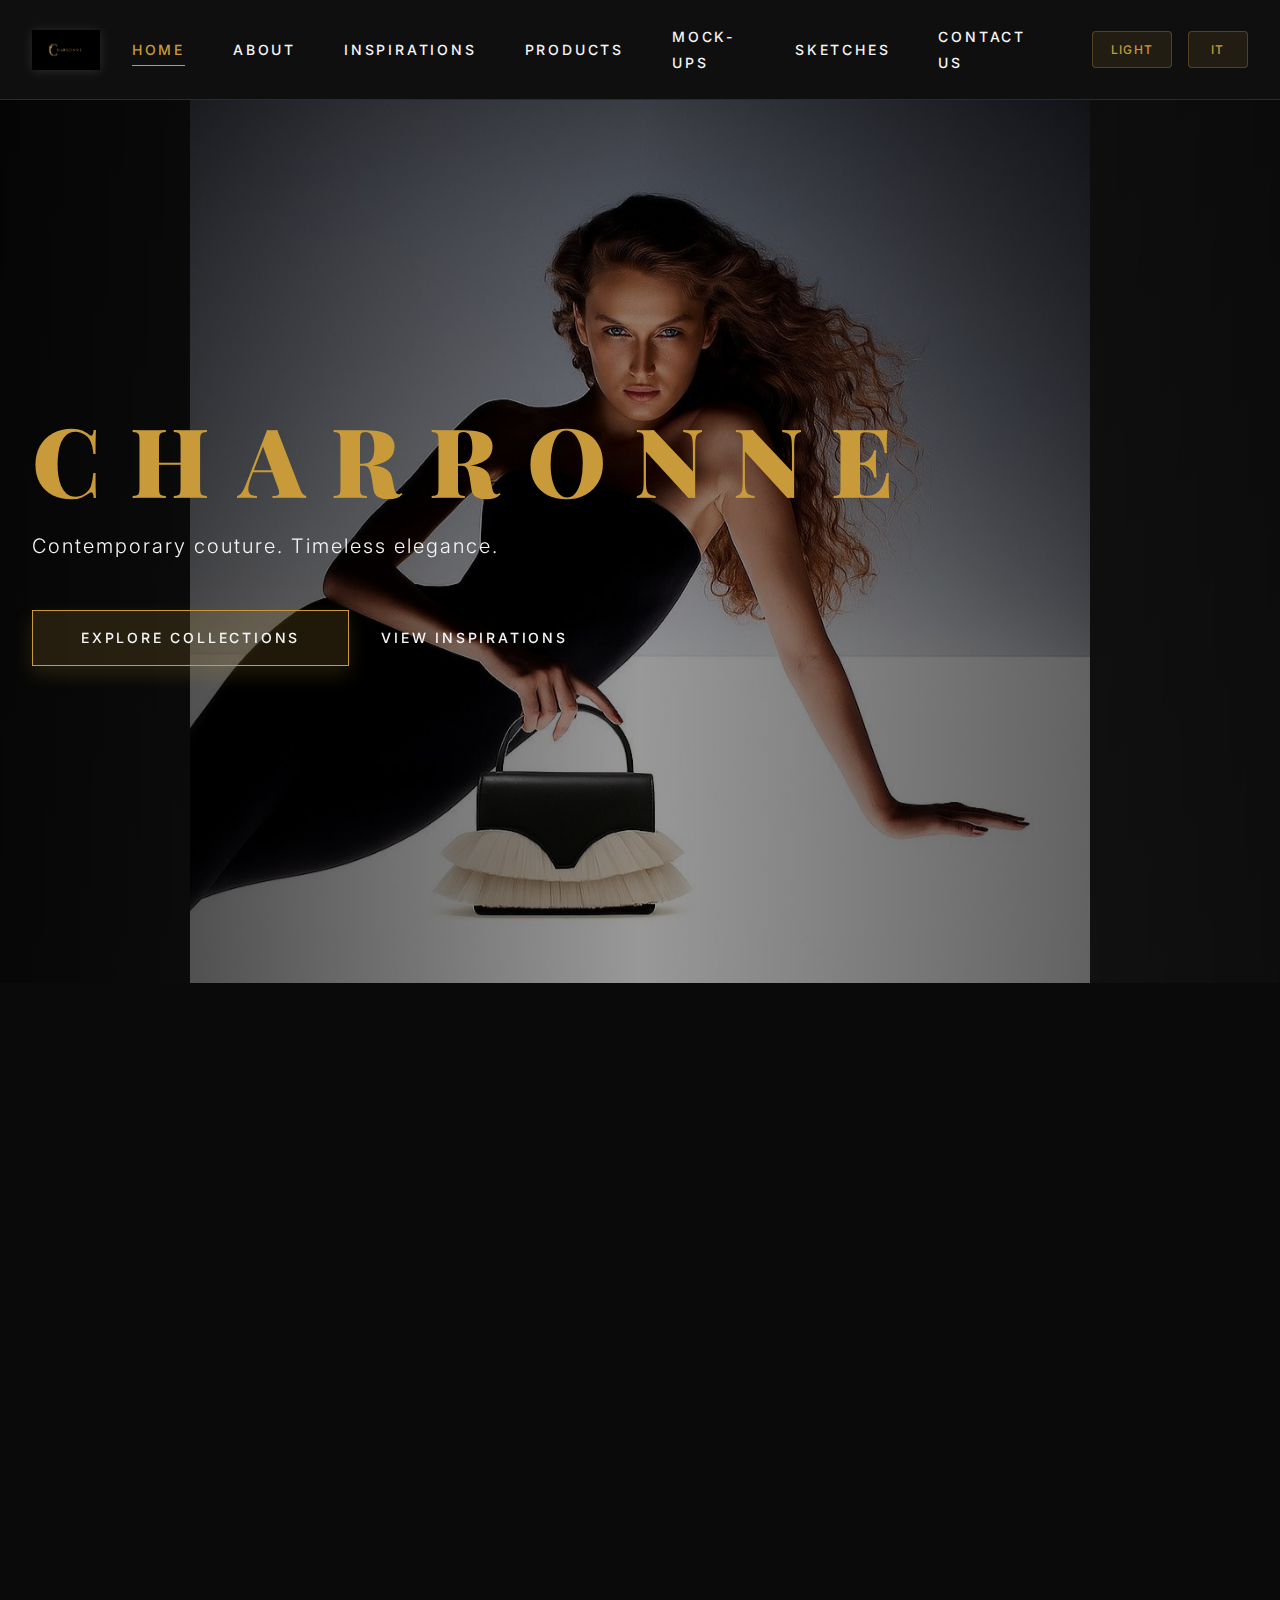
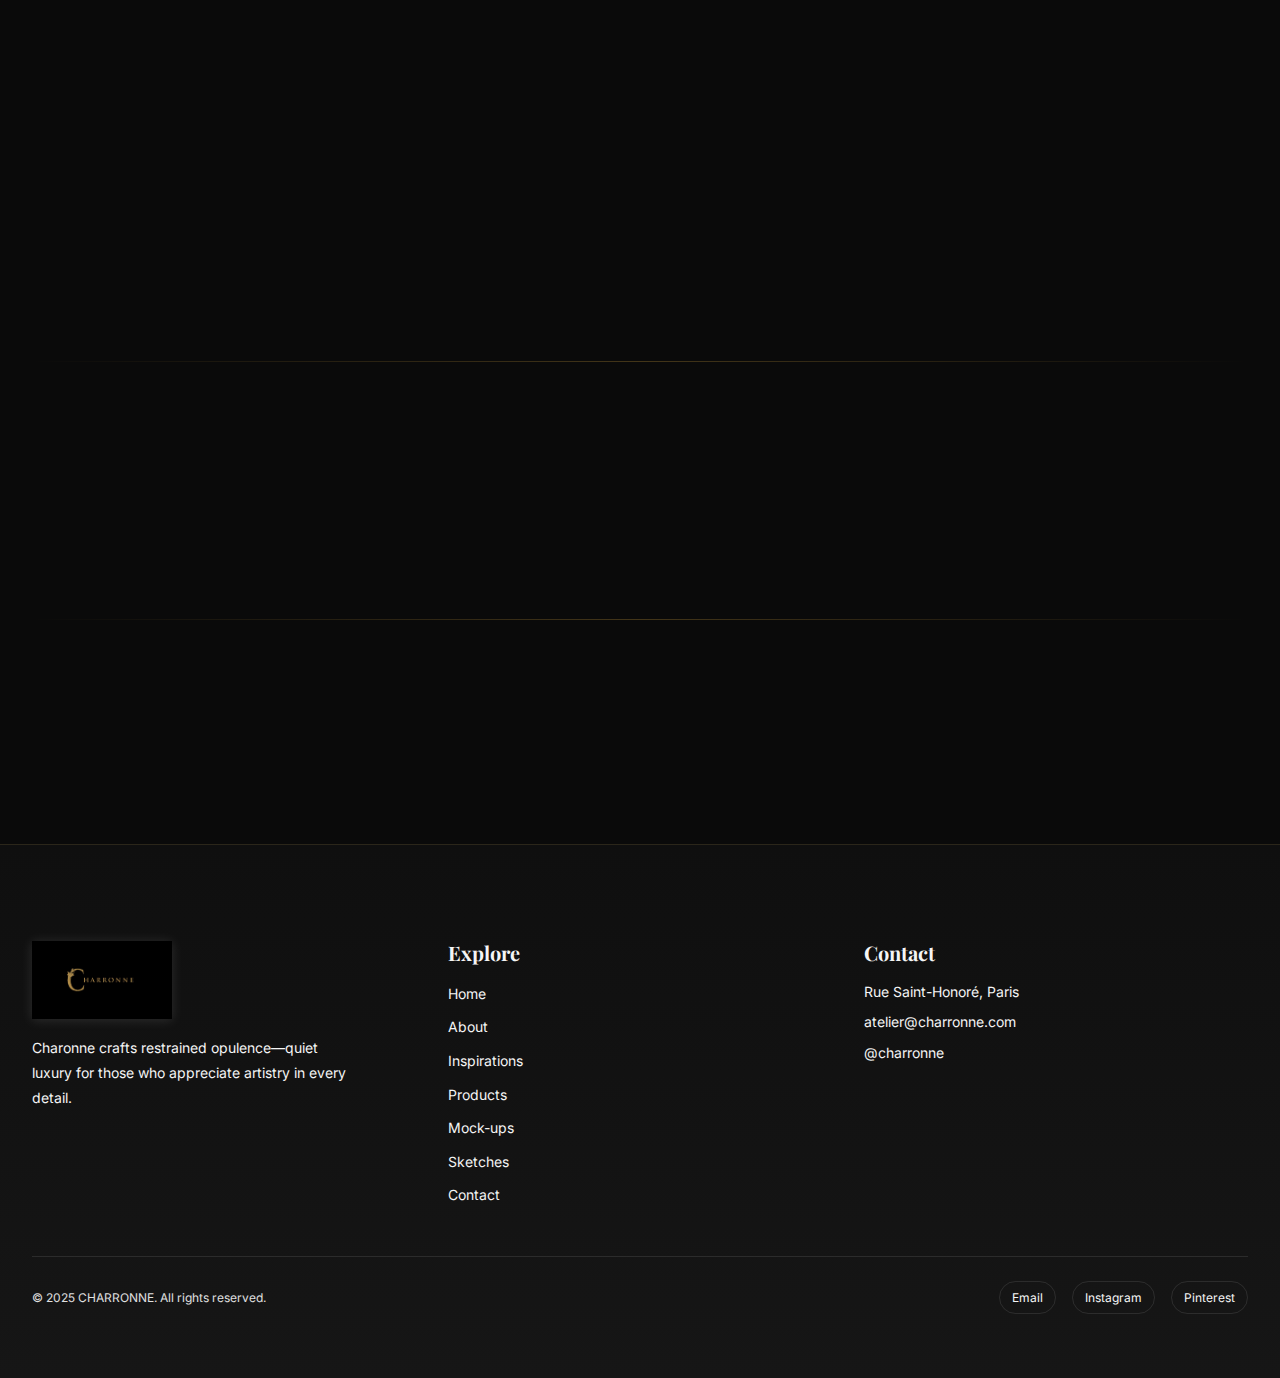
<file: index.html>
<!DOCTYPE html>
<html lang="en">
<head>
    <meta charset="UTF-8">
    <meta name="viewport" content="width=device-width, initial-scale=1.0">
    <meta name="description" content="CHARRONNE - Contemporary couture. Timeless elegance. High fashion meets Parisian sophistication.">
    <title>CHARRONNE - Contemporary Couture</title>

    <!-- Google Fonts -->
    <link rel="preconnect" href="https://fonts.googleapis.com">
    <link rel="preconnect" href="https://fonts.gstatic.com" crossorigin>
    <link href="https://fonts.googleapis.com/css2?family=Playfair+Display:wght@400;500;600;700;800;900&family=Inter:wght@300;400;500;600&display=swap" rel="stylesheet">

    <!-- Stylesheets -->
    <link rel="stylesheet" href="css/reset.css">
    <link rel="stylesheet" href="css/variables.css">
    <link rel="stylesheet" href="css/typography.css">
    <link rel="stylesheet" href="css/navigation.css">
    <link rel="stylesheet" href="css/components.css">
    <link rel="stylesheet" href="css/animations.css">
    <link rel="stylesheet" href="css/themes.css">
    <link rel="stylesheet" href="css/pages/home.css">
</head>
<body>
    <!-- Navigation -->
    <nav class="main-nav" role="navigation">
        <div class="nav-container">
            <a href="index.html" class="nav-logo">
                <img src="assets/images/logo.jpeg" alt="CHARRONNE Logo" class="logo-img">
            </a>

            <button class="mobile-menu-toggle" aria-label="Toggle navigation menu" aria-expanded="false">
                <span class="hamburger-line"></span>
                <span class="hamburger-line"></span>
                <span class="hamburger-line"></span>
            </button>

            <ul class="nav-menu">
                <li><a href="index.html" class="nav-link active" data-i18n="nav-home">Home</a></li>
                <li><a href="about.html" class="nav-link" data-i18n="nav-about">About</a></li>
                <li><a href="inspirations.html" class="nav-link" data-i18n="nav-inspirations">Inspirations</a></li>
                <li><a href="products.html" class="nav-link" data-i18n="nav-products">Products</a></li>
                <li><a href="mockups.html" class="nav-link" data-i18n="nav-mockups">Mock-ups</a></li>
                <li><a href="sketches.html" class="nav-link" data-i18n="nav-sketches">Sketches</a></li>
                <li><a href="contact.html" class="nav-link" data-i18n="nav-contact">Contact Us</a></li>
            </ul>

            <div class="nav-controls">
                <button id="theme-toggle" class="theme-toggle" aria-label="Toggle theme">Light</button>
                <button id="language-toggle" class="language-toggle" aria-label="Switch language">EN</button>
            </div>
        </div>
    </nav>

    <!-- Hero Section -->
    <section class="hero" id="home">
        <div class="hero-background parallax-element">
            <img src="assets/images/hero.jpeg" alt="CHARRONNE couture showcase" class="hero-img">
        </div>
        <div class="hero-content">
            <div class="hero-text fade-in">
                <h1 class="hero-title" data-i18n="hero-title">CHARRONNE</h1>
                <p class="hero-subtitle" data-i18n="hero-subtitle">Contemporary couture. Timeless elegance.</p>
                <div class="hero-cta">
                    <a href="products.html" class="btn btn-primary" data-i18n="btn-explore">Explore Collections</a>
                    <a href="inspirations.html" class="btn btn-secondary" data-i18n="btn-inspirations">View Inspirations</a>
                </div>
            </div>
        </div>
    </section>

    <!-- Featured Collection Section -->
    <section class="featured-collection">
        <div class="section-container">
            <h2 class="section-title fade-in" data-i18n="featured-title">Featured Collection</h2>
            <div class="featured-grid fade-in">
                <a href="product-detail.html?id=shoe-01" class="featured-card">
                    <div class="featured-image">
                        <img src="assets/images/shoes/WhatsApp Image 2025-12-02 at 02.46.00 (1).jpeg" alt="Velvet Ribbon Heel">
                    </div>
                    <div class="featured-info">
                        <p class="featured-category">Shoes</p>
                        <h3 class="featured-name">Velvet Ribbon Heel</h3>
                        <p class="featured-price">€2,850</p>
                    </div>
                </a>
                <a href="product-detail.html?id=shoe-08" class="featured-card">
                    <div class="featured-image">
                        <img src="assets/images/shoes/WhatsApp Image 2025-12-02 at 02.46.01 (4).jpeg" alt="Crescent Moon Pump">
                    </div>
                    <div class="featured-info">
                        <p class="featured-category">Shoes</p>
                        <h3 class="featured-name">Crescent Moon Pump</h3>
                        <p class="featured-price">€3,400</p>
                    </div>
                </a>
                <a href="product-detail.html?id=bag-03" class="featured-card">
                    <div class="featured-image">
                        <img src="assets/images/bags/WhatsApp Image 2025-12-02 at 02.45.23 (2).jpeg" alt="Tulle Bow Tote">
                    </div>
                    <div class="featured-info">
                        <p class="featured-category">Bags</p>
                        <h3 class="featured-name">Tulle Bow Tote</h3>
                        <p class="featured-price">€2,450</p>
                    </div>
                </a>
                <a href="product-detail.html?id=bag-08" class="featured-card">
                    <div class="featured-image">
                        <img src="assets/images/bags/WhatsApp Image 2025-12-02 at 02.45.24 (1).jpeg" alt="Curtain Shoulder Bag">
                    </div>
                    <div class="featured-info">
                        <p class="featured-category">Bags</p>
                        <h3 class="featured-name">Curtain Shoulder Bag</h3>
                        <p class="featured-price">€3,600</p>
                    </div>
                </a>
            </div>
        </div>
    </section>

    <!-- Philosophy Section -->
    <section class="philosophy">
        <div class="section-container">
            <div class="divider-line"></div>
            <p class="philosophy-text fade-in" data-i18n="philosophy-text">
                Where modern silhouettes meet timeless craftsmanship. Each piece tells a story of Parisian elegance,
                meticulously designed for those who appreciate the art of haute couture. CHARRONNE embodies the perfect
                balance between contemporary innovation and classical refinement.
            </p>
            <div class="divider-line"></div>
        </div>
    </section>

    <!-- Footer -->
    <footer class="site-footer">
        <div class="section-container">
            <div class="footer-grid">
                <div class="footer-brand">
                    <img src="assets/images/logo.jpeg" alt="CHARRONNE Logo" class="footer-logo">
                    <p class="footer-tagline">Charonne crafts restrained opulence—quiet luxury for those who appreciate artistry in every detail.</p>
                </div>
                <div>
                    <h3 class="footer-heading">Explore</h3>
                    <ul class="footer-links">
                        <li><a href="index.html">Home</a></li>
                        <li><a href="about.html">About</a></li>
                        <li><a href="inspirations.html">Inspirations</a></li>
                        <li><a href="products.html">Products</a></li>
                        <li><a href="mockups.html">Mock-ups</a></li>
                        <li><a href="sketches.html">Sketches</a></li>
                        <li><a href="contact.html">Contact</a></li>
                    </ul>
                </div>
                <div>
                    <h3 class="footer-heading">Contact</h3>
                    <div class="footer-contact">
                        <span>Rue Saint-Honoré, Paris</span>
                        <a href="mailto:atelier@charronne.com">atelier@charronne.com</a>
                        <a href="https://instagram.com/charronne" target="_blank" rel="noopener noreferrer">@charronne</a>
                    </div>
                </div>
            </div>
            <div class="footer-bottom">
                <span>© 2025 CHARRONNE. All rights reserved.</span>
                <div class="footer-social">
                    <a class="footer-pill" href="mailto:atelier@charronne.com">Email</a>
                    <a class="footer-pill" href="https://instagram.com/charronne" target="_blank" rel="noopener noreferrer">Instagram</a>
                    <a class="footer-pill" href="https://www.pinterest.com" target="_blank" rel="noopener noreferrer">Pinterest</a>
                </div>
            </div>
        </div>
    </footer>

    <!-- JavaScript -->
    <script src="js/theme.js"></script>
    <script src="js/products-data.js"></script>
    <script src="js/translations.js"></script>
    <script src="js/navigation.js"></script>
    <script src="js/scroll-animations.js"></script>
</body>
</html>
</file>
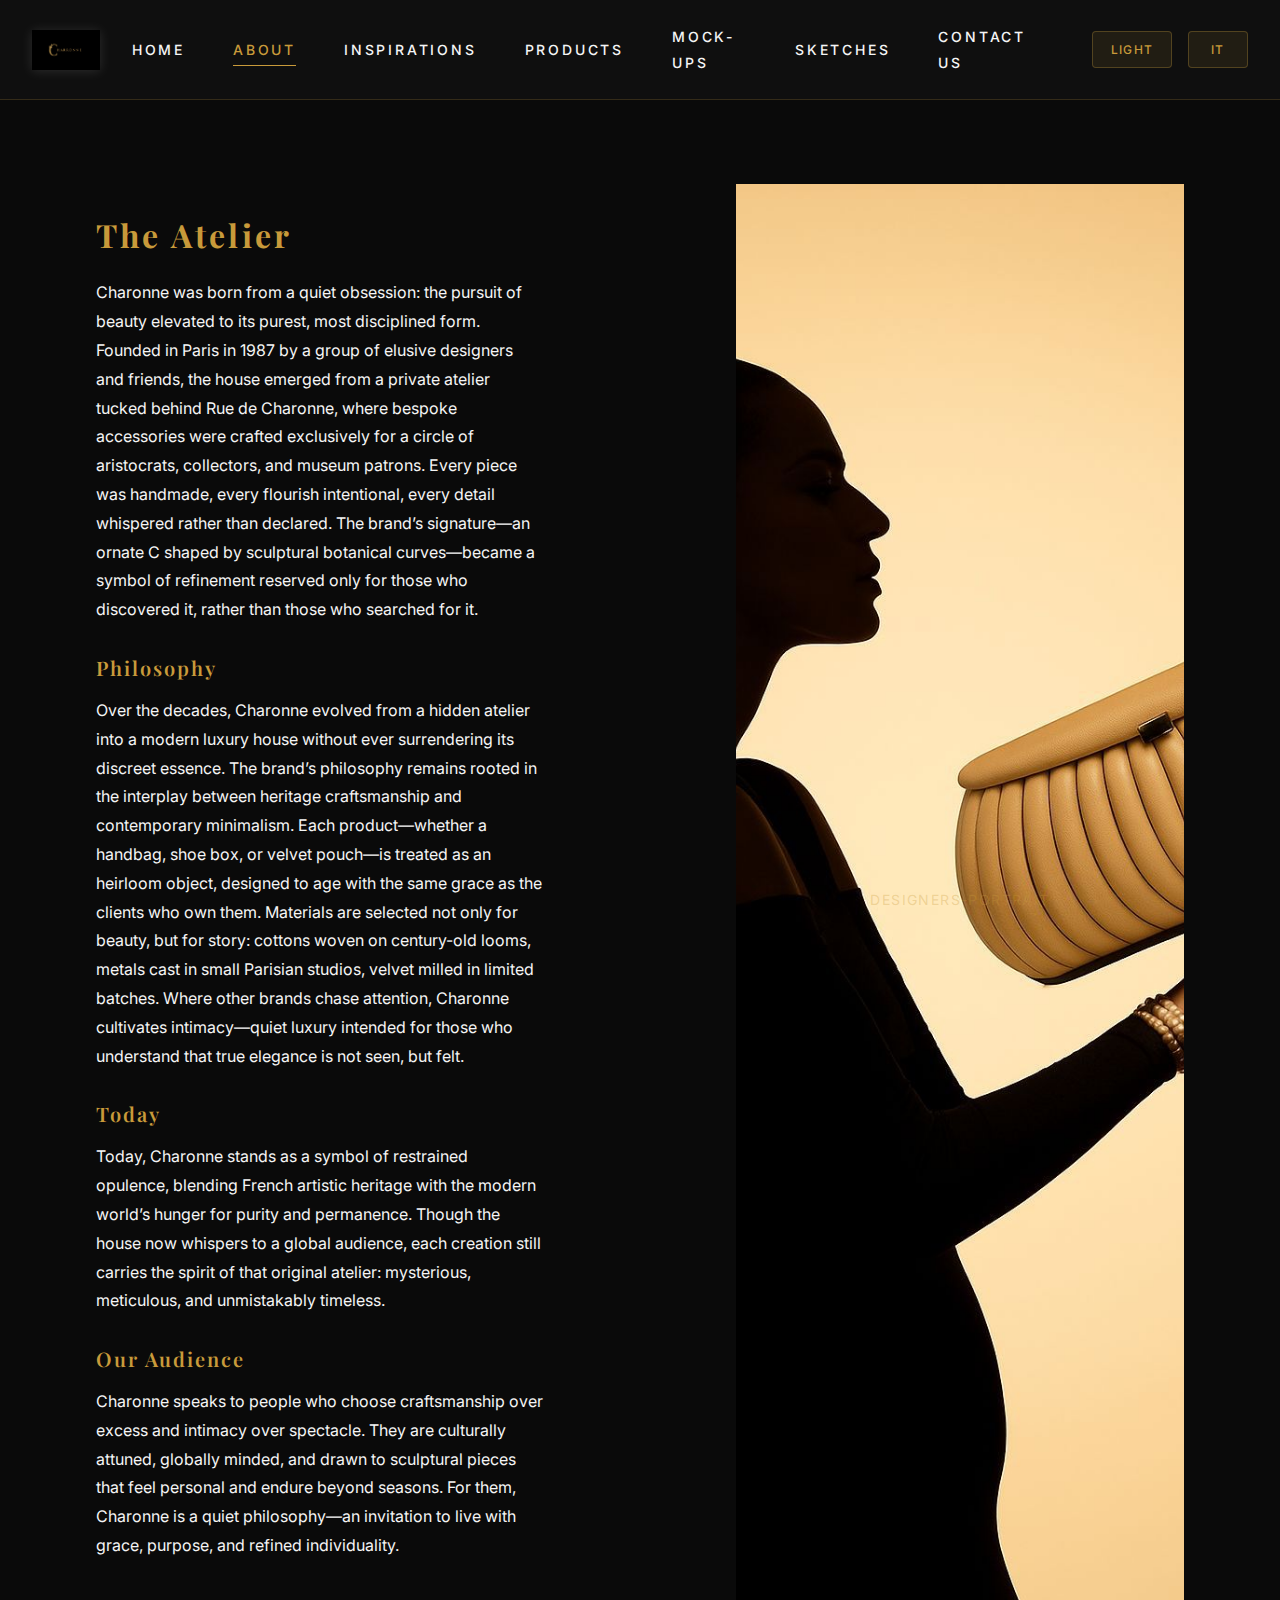
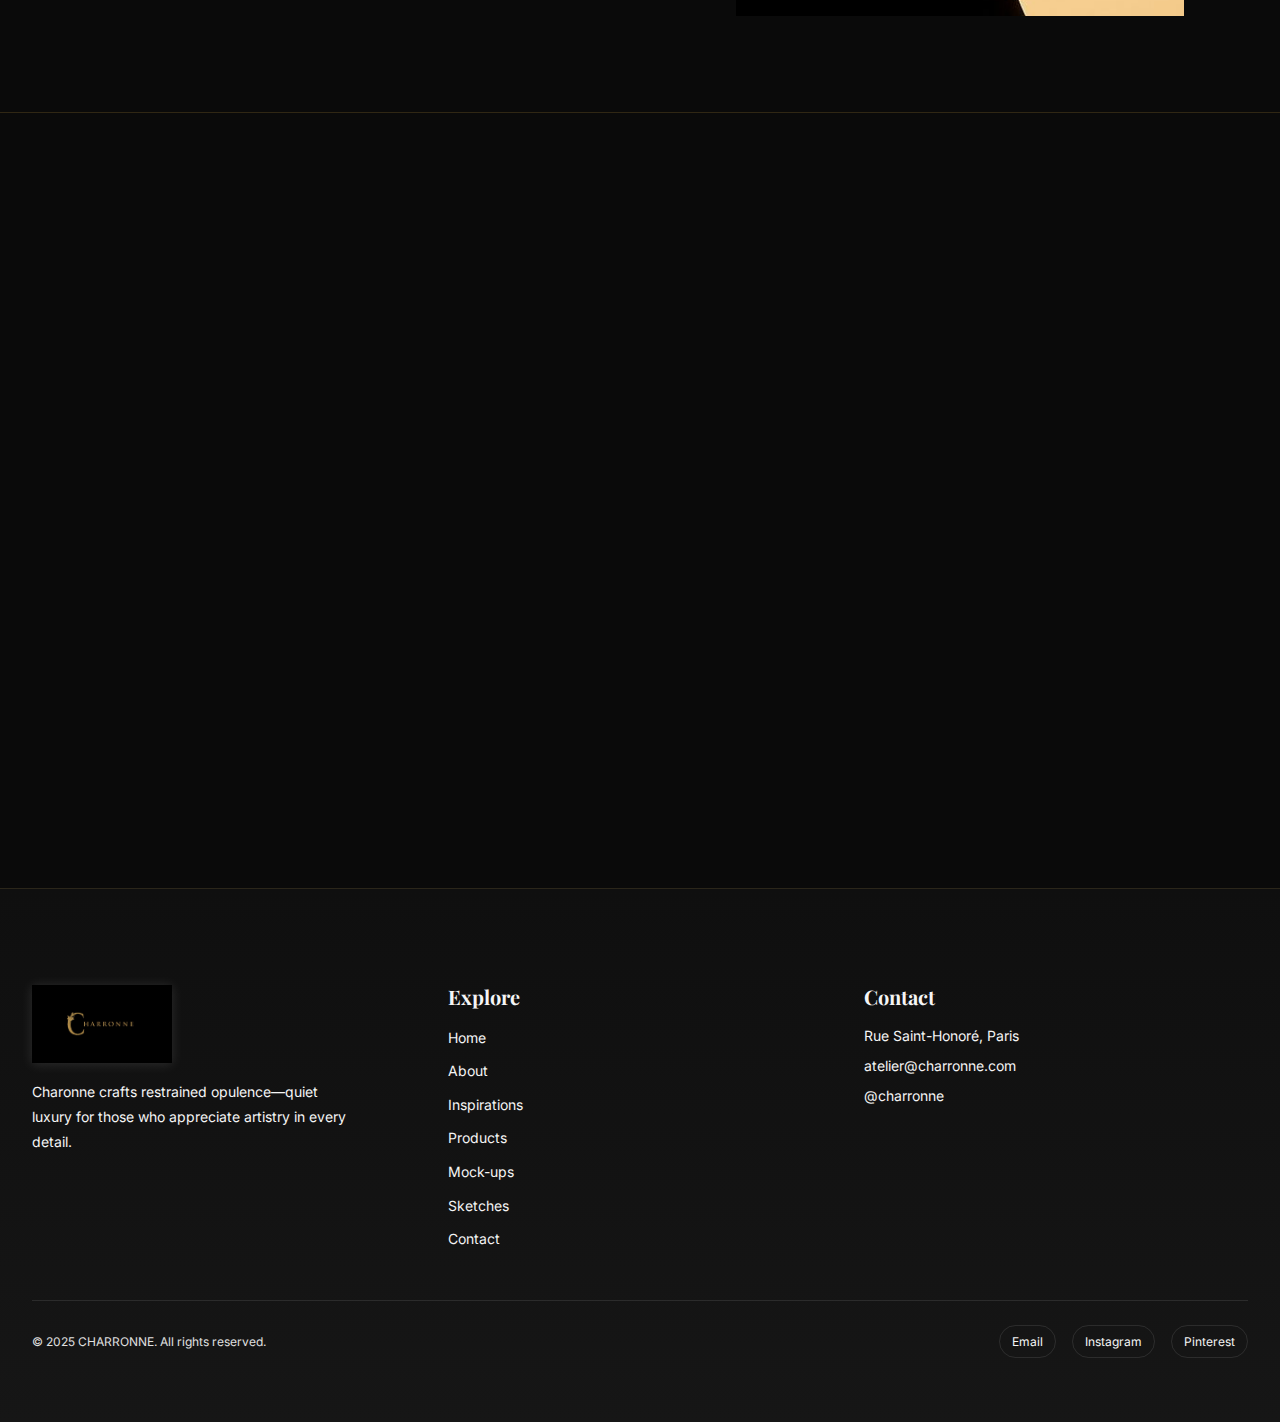
<file: about.html>
<!DOCTYPE html>
<html lang="en">
<head>
    <meta charset="UTF-8">
    <meta name="viewport" content="width=device-width, initial-scale=1.0">
    <meta name="description" content="About CHARRONNE - Discover the story behind our contemporary couture house.">
    <title>About - CHARRONNE</title>

    <!-- Google Fonts -->
    <link rel="preconnect" href="https://fonts.googleapis.com">
    <link rel="preconnect" href="https://fonts.gstatic.com" crossorigin>
    <link href="https://fonts.googleapis.com/css2?family=Playfair+Display:wght@400;500;600;700;800;900&family=Inter:wght@300;400;500;600&display=swap" rel="stylesheet">

    <!-- Stylesheets -->
    <link rel="stylesheet" href="css/reset.css">
    <link rel="stylesheet" href="css/variables.css">
    <link rel="stylesheet" href="css/typography.css">
    <link rel="stylesheet" href="css/navigation.css">
    <link rel="stylesheet" href="css/components.css">
    <link rel="stylesheet" href="css/animations.css">
    <link rel="stylesheet" href="css/themes.css">
    <link rel="stylesheet" href="css/pages/about.css">
</head>
<body>
    <!-- Navigation -->
    <nav class="main-nav" role="navigation">
        <div class="nav-container">
            <a href="index.html" class="nav-logo">
                <img src="assets/images/logo.jpeg" alt="CHARRONNE Logo" class="logo-img">
            </a>

            <button class="mobile-menu-toggle" aria-label="Toggle navigation menu" aria-expanded="false">
                <span class="hamburger-line"></span>
                <span class="hamburger-line"></span>
                <span class="hamburger-line"></span>
            </button>

            <ul class="nav-menu">
                <li><a href="index.html" class="nav-link" data-i18n="nav-home">Home</a></li>
                <li><a href="about.html" class="nav-link active" data-i18n="nav-about">About</a></li>
                <li><a href="inspirations.html" class="nav-link" data-i18n="nav-inspirations">Inspirations</a></li>
                <li><a href="products.html" class="nav-link" data-i18n="nav-products">Products</a></li>
                <li><a href="mockups.html" class="nav-link" data-i18n="nav-mockups">Mock-ups</a></li>
                <li><a href="sketches.html" class="nav-link" data-i18n="nav-sketches">Sketches</a></li>
                <li><a href="contact.html" class="nav-link" data-i18n="nav-contact">Contact Us</a></li>
            </ul>

            <div class="nav-controls">
                <button id="theme-toggle" class="theme-toggle" aria-label="Toggle theme">Light</button>
                <button id="language-toggle" class="language-toggle" aria-label="Switch language">EN</button>
            </div>
        </div>
    </nav>

    <!-- About Split Section -->
    <section class="about-split">
        <div class="about-content-wrapper">
            <!-- Left Column: Story -->
            <div class="about-story fade-in">
                <div class="story-content">
                    <h2 class="section-heading gold">The Atelier</h2>
                    <p class="body-text">
                        Charonne was born from a quiet obsession: the pursuit of beauty elevated to its purest, most
                        disciplined form. Founded in Paris in 1987 by a group of elusive designers and friends, the
                        house emerged from a private atelier tucked behind Rue de Charonne, where bespoke accessories
                        were crafted exclusively for a circle of aristocrats, collectors, and museum patrons. Every
                        piece was handmade, every flourish intentional, every detail whispered rather than declared.
                        The brand’s signature—an ornate C shaped by sculptural botanical curves—became a symbol of
                        refinement reserved only for those who discovered it, rather than those who searched for it.
                    </p>

                    <h3 class="section-subheading gold">Philosophy</h3>
                    <p class="body-text">
                        Over the decades, Charonne evolved from a hidden atelier into a modern luxury house without ever
                        surrendering its discreet essence. The brand’s philosophy remains rooted in the interplay between
                        heritage craftsmanship and contemporary minimalism. Each product—whether a handbag, shoe box, or
                        velvet pouch—is treated as an heirloom object, designed to age with the same grace as the clients
                        who own them. Materials are selected not only for beauty, but for story: cottons woven on
                        century-old looms, metals cast in small Parisian studios, velvet milled in limited batches. Where
                        other brands chase attention, Charonne cultivates intimacy—quiet luxury intended for those who
                        understand that true elegance is not seen, but felt.
                    </p>

                    <h3 class="section-subheading gold">Today</h3>
                    <p class="body-text">
                        Today, Charonne stands as a symbol of restrained opulence, blending French artistic heritage with
                        the modern world’s hunger for purity and permanence. Though the house now whispers to a global
                        audience, each creation still carries the spirit of that original atelier: mysterious,
                        meticulous, and unmistakably timeless.
                    </p>

                    <h3 class="section-subheading gold" data-i18n="about-audience-heading">Our Audience</h3>
                    <p class="body-text" data-i18n="about-audience-text">
                        Charonne speaks to people who choose craftsmanship over excess and intimacy over spectacle. They are
                        culturally attuned, globally minded, and drawn to sculptural pieces that feel personal and endure
                        beyond seasons. For them, Charonne is a quiet philosophy—an invitation to live with grace, purpose,
                        and refined individuality.
                    </p>

                </div>
            </div>

            <!-- Right Column: Image -->
            <div class="about-image fade-in" data-image-type="designers-portrait">
                <img src="assets/images/about.jpeg" alt="Charonne atelier" class="portrait-placeholder" style="object-fit: cover; width: 100%; height: 100%;">
            </div>
        </div>
    </section>

    <!-- Contact Section -->
    <section class="contact-section">
        <div class="section-container">
            <div class="contact-content fade-in">
                <h2 class="section-heading gold centered" data-i18n="contact-heading">Connect With Us</h2>
                <div class="contact-details">
                    <p class="contact-item">
                        <span class="contact-label" data-i18n="contact-email">Email</span>
                        <a href="mailto:atelier@charronne.com" class="contact-link">atelier@charronne.com</a>
                    </p>
                    <p class="contact-item">
                        <span class="contact-label" data-i18n="contact-instagram">Instagram</span>
                        <a href="https://instagram.com/charronne" target="_blank" rel="noopener noreferrer" class="contact-link">@charronne</a>
                    </p>
                    <p class="contact-item">
                        <span class="contact-label" data-i18n="contact-atelier">Atelier</span>
                        <span class="contact-text" data-i18n="contact-location">Rue Saint-Honoré, Paris</span>
                    </p>
                </div>
                <div class="contact-cta">
                    <a href="mailto:collaborate@charronne.com" class="btn btn-primary" data-i18n="btn-work">Work With Us</a>
                </div>
            </div>
        </div>
    </section>

    <!-- Footer -->
    <footer class="site-footer">
        <div class="section-container">
            <div class="footer-grid">
                <div class="footer-brand">
                    <img src="assets/images/logo.jpeg" alt="CHARRONNE Logo" class="footer-logo">
                    <p class="footer-tagline">Charonne crafts restrained opulence—quiet luxury for those who appreciate artistry in every detail.</p>
                </div>
                <div>
                    <h3 class="footer-heading">Explore</h3>
                    <ul class="footer-links">
                        <li><a href="index.html">Home</a></li>
                        <li><a href="about.html">About</a></li>
                        <li><a href="inspirations.html">Inspirations</a></li>
                        <li><a href="products.html">Products</a></li>
                        <li><a href="mockups.html">Mock-ups</a></li>
                        <li><a href="sketches.html">Sketches</a></li>
                        <li><a href="contact.html">Contact</a></li>
                    </ul>
                </div>
                <div>
                    <h3 class="footer-heading">Contact</h3>
                    <div class="footer-contact">
                        <span>Rue Saint-Honoré, Paris</span>
                        <a href="mailto:atelier@charronne.com">atelier@charronne.com</a>
                        <a href="https://instagram.com/charronne" target="_blank" rel="noopener noreferrer">@charronne</a>
                    </div>
                </div>
            </div>
            <div class="footer-bottom">
                <span>© 2025 CHARRONNE. All rights reserved.</span>
                <div class="footer-social">
                    <a class="footer-pill" href="mailto:atelier@charronne.com">Email</a>
                    <a class="footer-pill" href="https://instagram.com/charronne" target="_blank" rel="noopener noreferrer">Instagram</a>
                    <a class="footer-pill" href="https://www.pinterest.com" target="_blank" rel="noopener noreferrer">Pinterest</a>
                </div>
            </div>
        </div>
    </footer>

    <!-- JavaScript -->
    <script src="js/theme.js"></script>
    <script src="js/translations.js"></script>
    <script src="js/navigation.js"></script>
    <script src="js/scroll-animations.js"></script>
</body>
</html>
</file>
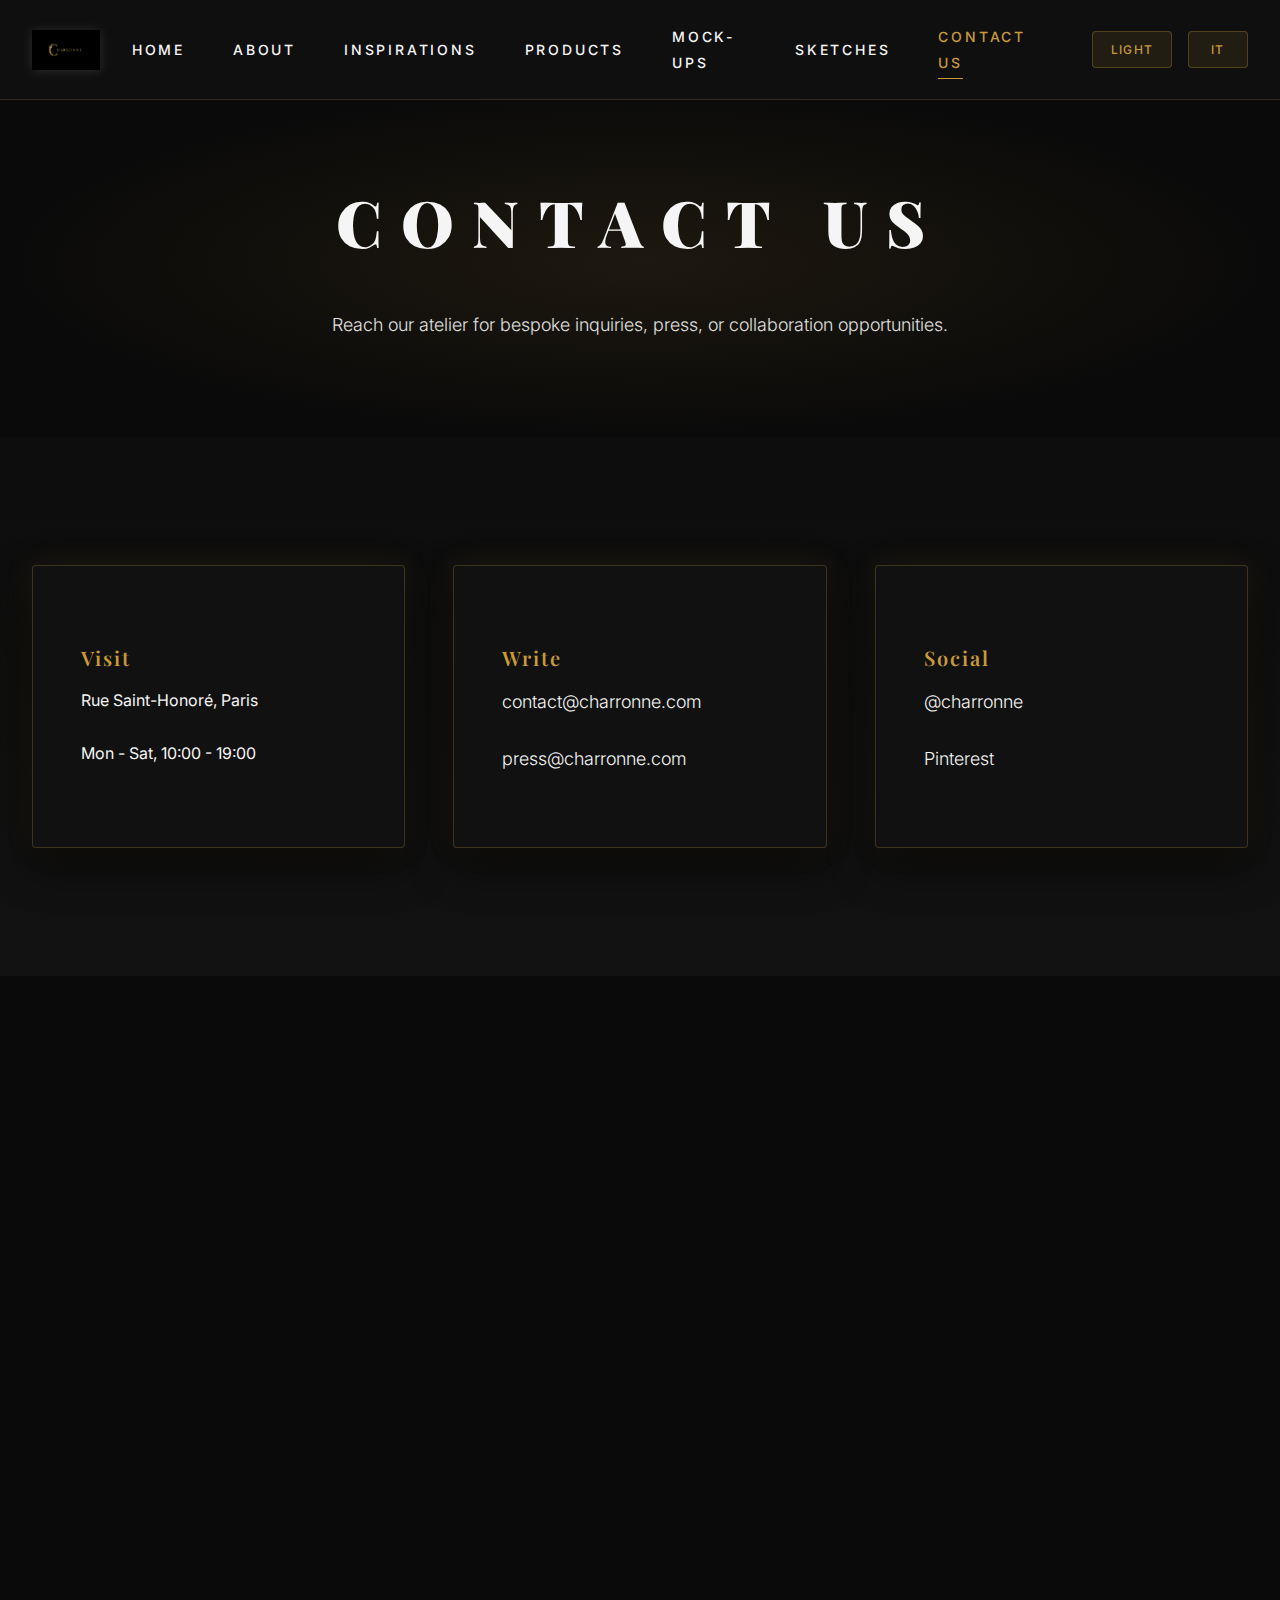
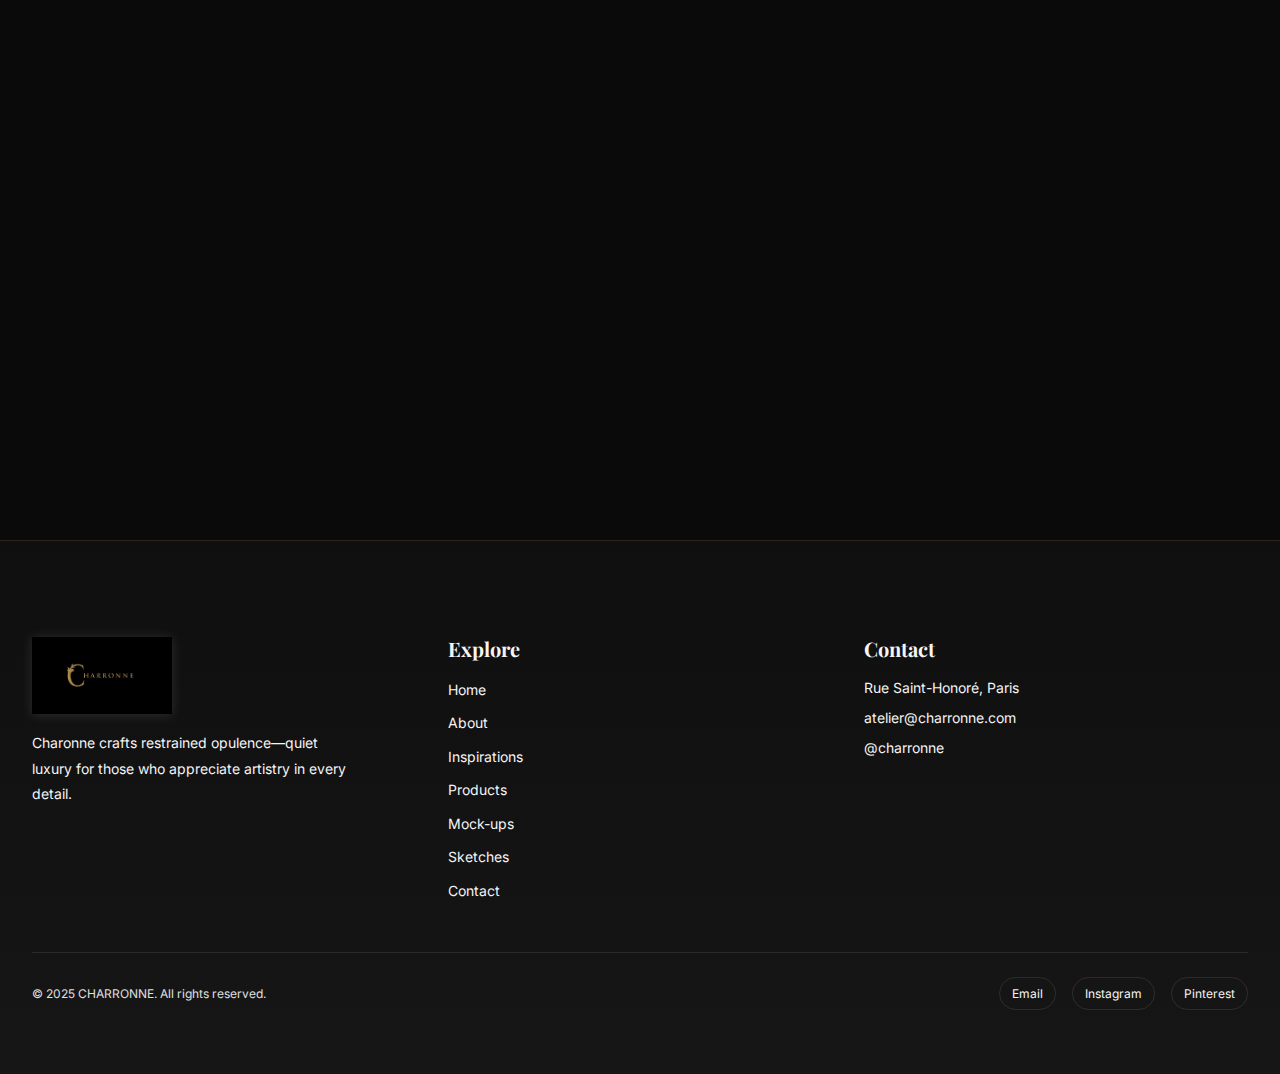
<file: contact.html>
<!DOCTYPE html>
<html lang="en">
<head>
    <meta charset="UTF-8">
    <meta name="viewport" content="width=device-width, initial-scale=1.0">
    <meta name="description" content="Contact CHARRONNE - Get in touch with our atelier for inquiries and collaborations.">
    <title>Contact - CHARRONNE</title>

    <!-- Google Fonts -->
    <link rel="preconnect" href="https://fonts.googleapis.com">
    <link rel="preconnect" href="https://fonts.gstatic.com" crossorigin>
    <link href="https://fonts.googleapis.com/css2?family=Playfair+Display:wght@400;500;600;700;800;900&family=Inter:wght@300;400;500;600&display=swap" rel="stylesheet">

    <!-- Stylesheets -->
    <link rel="stylesheet" href="css/reset.css">
    <link rel="stylesheet" href="css/variables.css">
    <link rel="stylesheet" href="css/typography.css">
    <link rel="stylesheet" href="css/navigation.css">
    <link rel="stylesheet" href="css/components.css">
    <link rel="stylesheet" href="css/animations.css">
    <link rel="stylesheet" href="css/themes.css">
    <link rel="stylesheet" href="css/pages/contact.css">
</head>
<body>
    <!-- Navigation -->
    <nav class="main-nav" role="navigation">
        <div class="nav-container">
            <a href="index.html" class="nav-logo">
                <img src="assets/images/logo.jpeg" alt="CHARRONNE Logo" class="logo-img">
            </a>

            <button class="mobile-menu-toggle" aria-label="Toggle navigation menu" aria-expanded="false">
                <span class="hamburger-line"></span>
                <span class="hamburger-line"></span>
                <span class="hamburger-line"></span>
            </button>

            <ul class="nav-menu">
                <li><a href="index.html" class="nav-link" data-i18n="nav-home">Home</a></li>
                <li><a href="about.html" class="nav-link" data-i18n="nav-about">About</a></li>
                <li><a href="inspirations.html" class="nav-link" data-i18n="nav-inspirations">Inspirations</a></li>
                <li><a href="products.html" class="nav-link" data-i18n="nav-products">Products</a></li>
                <li><a href="mockups.html" class="nav-link" data-i18n="nav-mockups">Mock-ups</a></li>
                <li><a href="sketches.html" class="nav-link" data-i18n="nav-sketches">Sketches</a></li>
                <li><a href="contact.html" class="nav-link active" data-i18n="nav-contact">Contact Us</a></li>
            </ul>

            <div class="nav-controls">
                <button id="theme-toggle" class="theme-toggle" aria-label="Toggle theme">Light</button>
                <button id="language-toggle" class="language-toggle" aria-label="Switch language">EN</button>
            </div>
        </div>
    </nav>

    <!-- Contact Header -->
    <section class="page-header contact-header">
        <div class="section-container">
            <h1 class="page-title fade-in">Contact Us</h1>
            <p class="page-intro fade-in">Reach our atelier for bespoke inquiries, press, or collaboration opportunities.</p>
        </div>
    </section>

    <!-- Contact Content -->
    <section class="contact-content">
        <div class="section-container contact-grid">
            <div class="contact-card fade-in">
                <h3 class="section-subheading gold">Visit</h3>
                <p class="body-text">Rue Saint-Honoré, Paris</p>
                <p class="body-text">Mon - Sat, 10:00 - 19:00</p>
            </div>
            <div class="contact-card fade-in">
                <h3 class="section-subheading gold">Write</h3>
                <a class="body-text contact-link" href="mailto:contact@charronne.com">contact@charronne.com</a>
                <a class="body-text contact-link" href="mailto:press@charronne.com">press@charronne.com</a>
            </div>
            <div class="contact-card fade-in">
                <h3 class="section-subheading gold">Social</h3>
                <a class="body-text contact-link" href="https://www.instagram.com" target="_blank" rel="noopener noreferrer">@charronne</a>
                <a class="body-text contact-link" href="https://www.pinterest.com" target="_blank" rel="noopener noreferrer">Pinterest</a>
            </div>
        </div>
    </section>

    <!-- Inquiry Form -->
    <section class="contact-form-section">
        <div class="section-container">
            <div class="form-wrapper fade-in">
                <h2 class="section-heading centered">Start a conversation</h2>
                <div class="divider-line-gold"></div>
                <form class="contact-form">
                    <div class="form-row">
                        <label class="form-label" for="name">Name</label>
                        <input class="form-input" type="text" id="name" name="name" placeholder="Your name" required>
                    </div>
                    <div class="form-row">
                        <label class="form-label" for="email">Email</label>
                        <input class="form-input" type="email" id="email" name="email" placeholder="you@example.com" required>
                    </div>
                    <div class="form-row">
                        <label class="form-label" for="message">Message</label>
                        <textarea class="form-input" id="message" name="message" rows="4" placeholder="Tell us about your project or request" required></textarea>
                    </div>
                    <button type="submit" class="btn btn-primary">Send</button>
                </form>
            </div>
        </div>
    </section>

    <!-- Footer -->
    <footer class="site-footer">
        <div class="section-container">
            <div class="footer-grid">
                <div class="footer-brand">
                    <img src="assets/images/logo.jpeg" alt="CHARRONNE Logo" class="footer-logo">
                    <p class="footer-tagline">Charonne crafts restrained opulence—quiet luxury for those who appreciate artistry in every detail.</p>
                </div>
                <div>
                    <h3 class="footer-heading">Explore</h3>
                    <ul class="footer-links">
                        <li><a href="index.html">Home</a></li>
                        <li><a href="about.html">About</a></li>
                        <li><a href="inspirations.html">Inspirations</a></li>
                        <li><a href="products.html">Products</a></li>
                        <li><a href="mockups.html">Mock-ups</a></li>
                        <li><a href="sketches.html">Sketches</a></li>
                        <li><a href="contact.html">Contact</a></li>
                    </ul>
                </div>
                <div>
                    <h3 class="footer-heading">Contact</h3>
                    <div class="footer-contact">
                        <span>Rue Saint-Honoré, Paris</span>
                        <a href="mailto:atelier@charronne.com">atelier@charronne.com</a>
                        <a href="https://instagram.com/charronne" target="_blank" rel="noopener noreferrer">@charronne</a>
                    </div>
                </div>
            </div>
            <div class="footer-bottom">
                <span>© 2025 CHARRONNE. All rights reserved.</span>
                <div class="footer-social">
                    <a class="footer-pill" href="mailto:atelier@charronne.com">Email</a>
                    <a class="footer-pill" href="https://instagram.com/charronne" target="_blank" rel="noopener noreferrer">Instagram</a>
                    <a class="footer-pill" href="https://www.pinterest.com" target="_blank" rel="noopener noreferrer">Pinterest</a>
                </div>
            </div>
        </div>
    </footer>

    <!-- JavaScript -->
    <script src="js/theme.js"></script>
    <script src="js/translations.js"></script>
    <script src="js/navigation.js"></script>
    <script src="js/scroll-animations.js"></script>
</body>
</html>
</file>
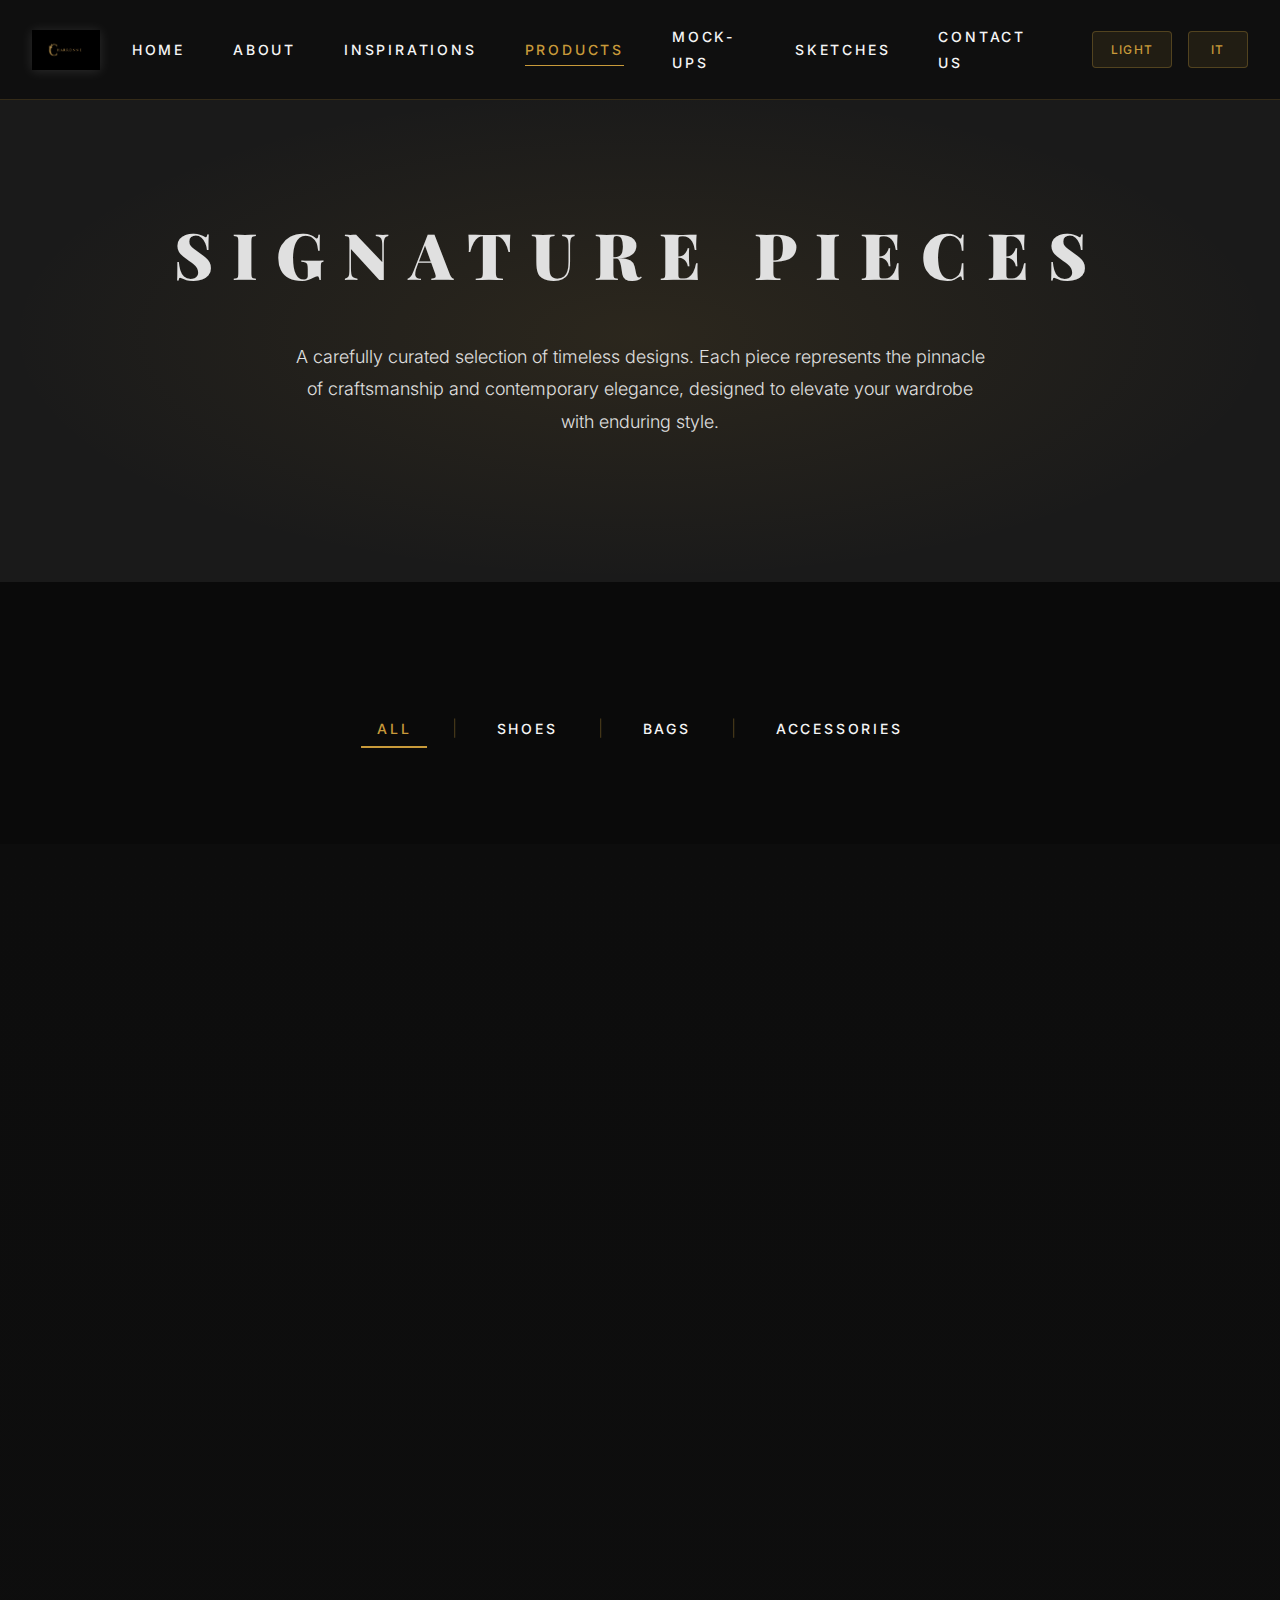
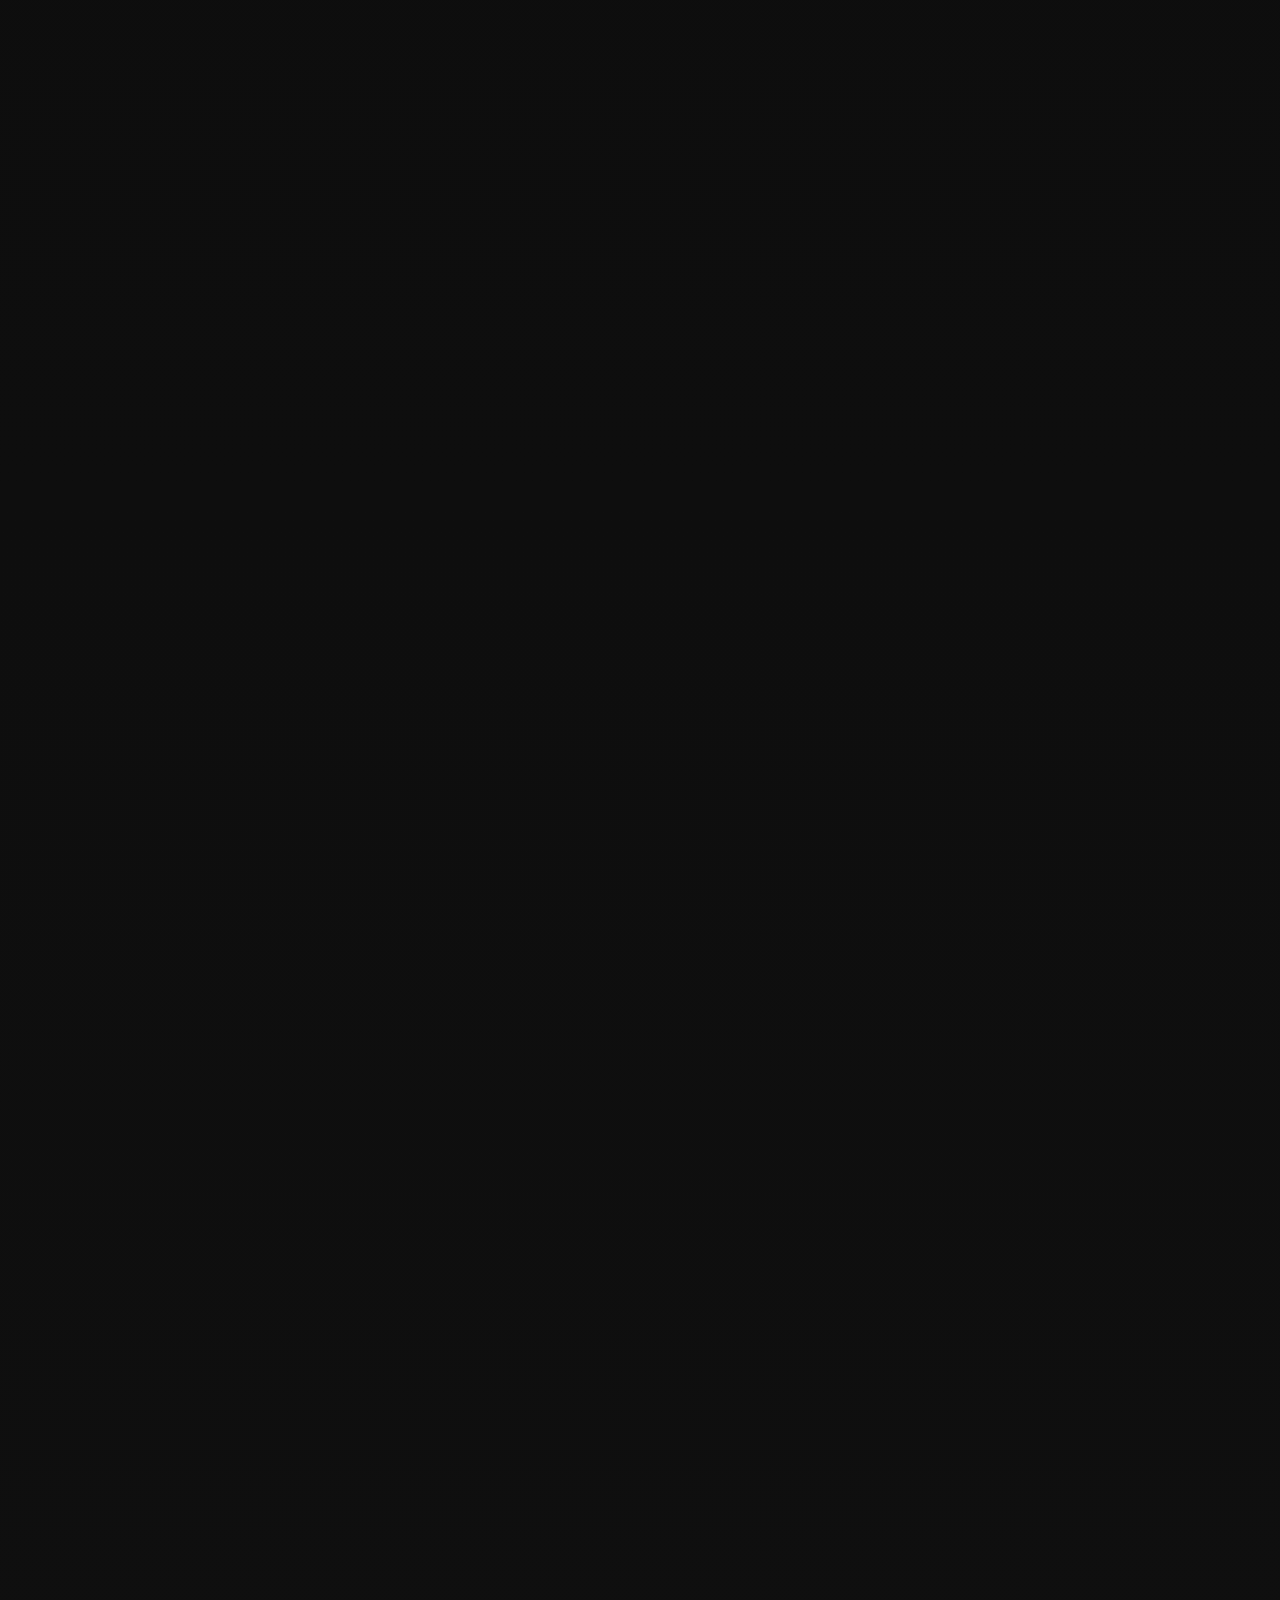
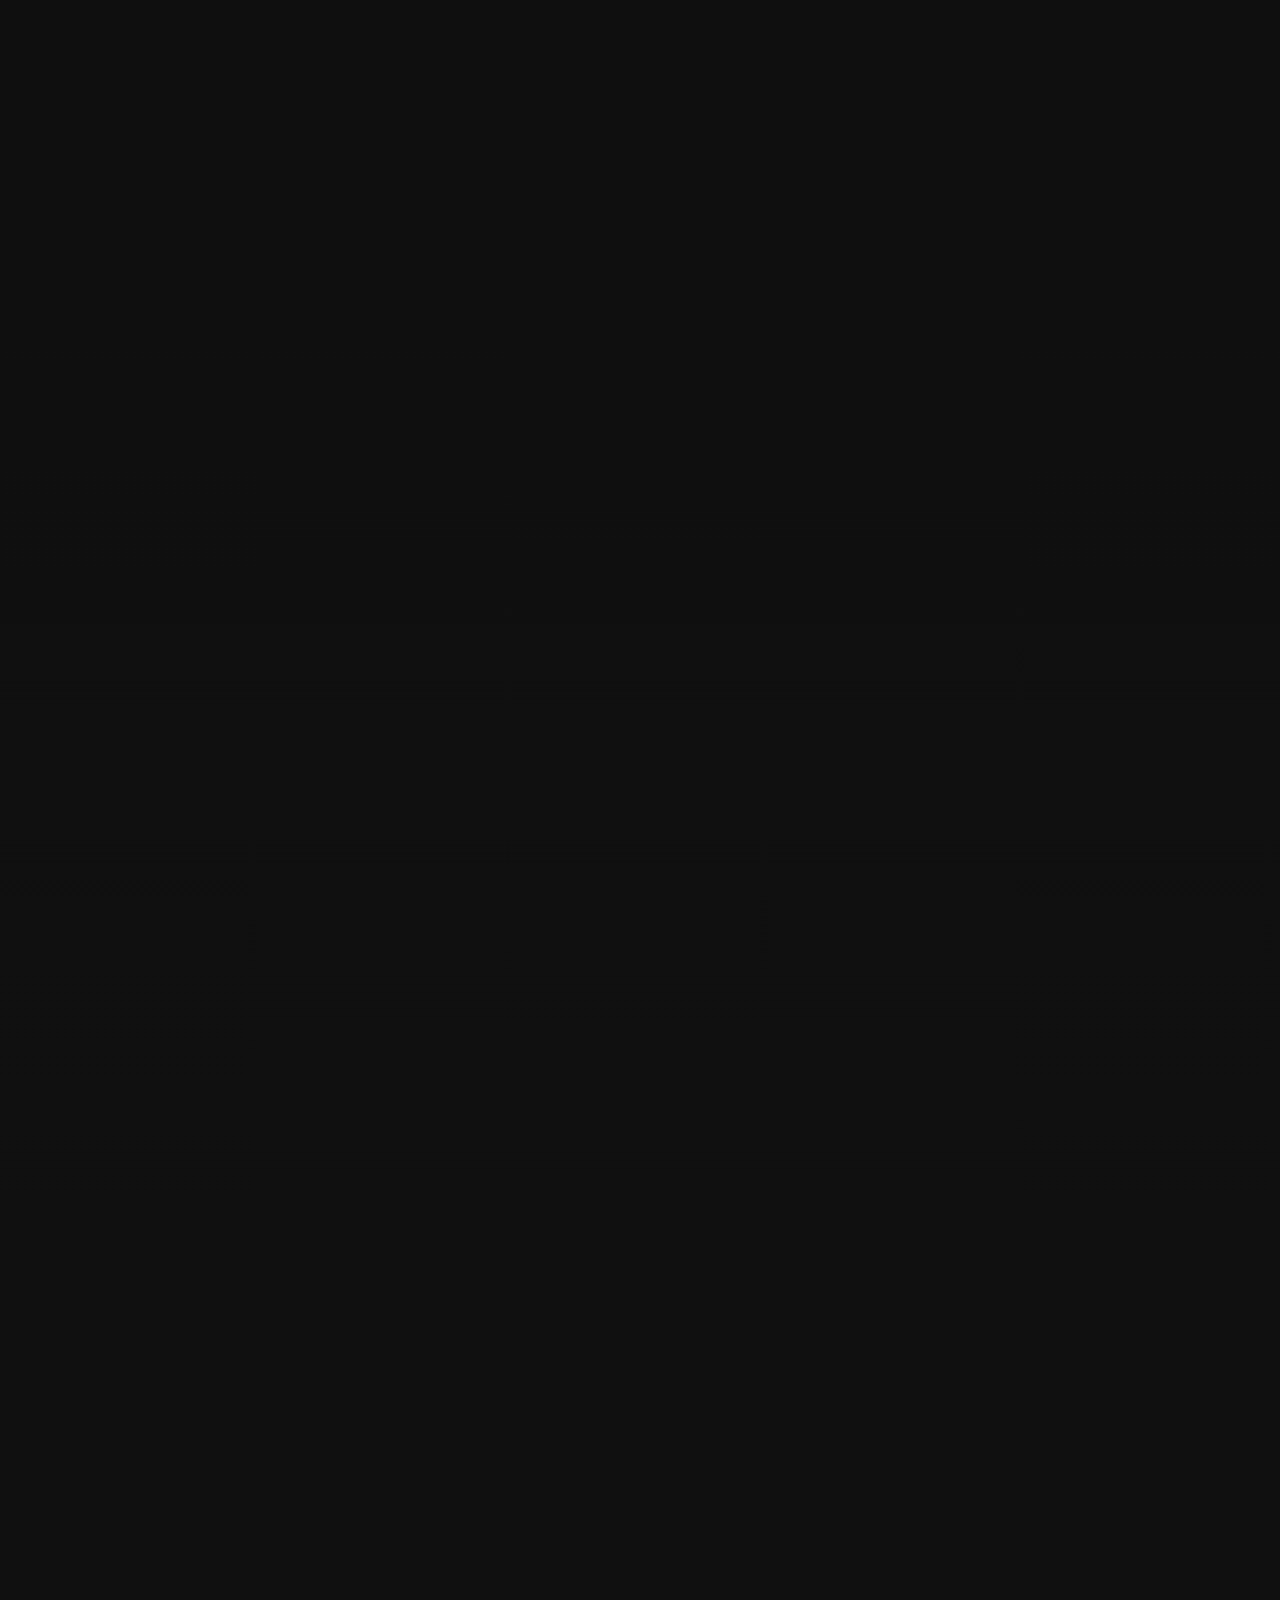
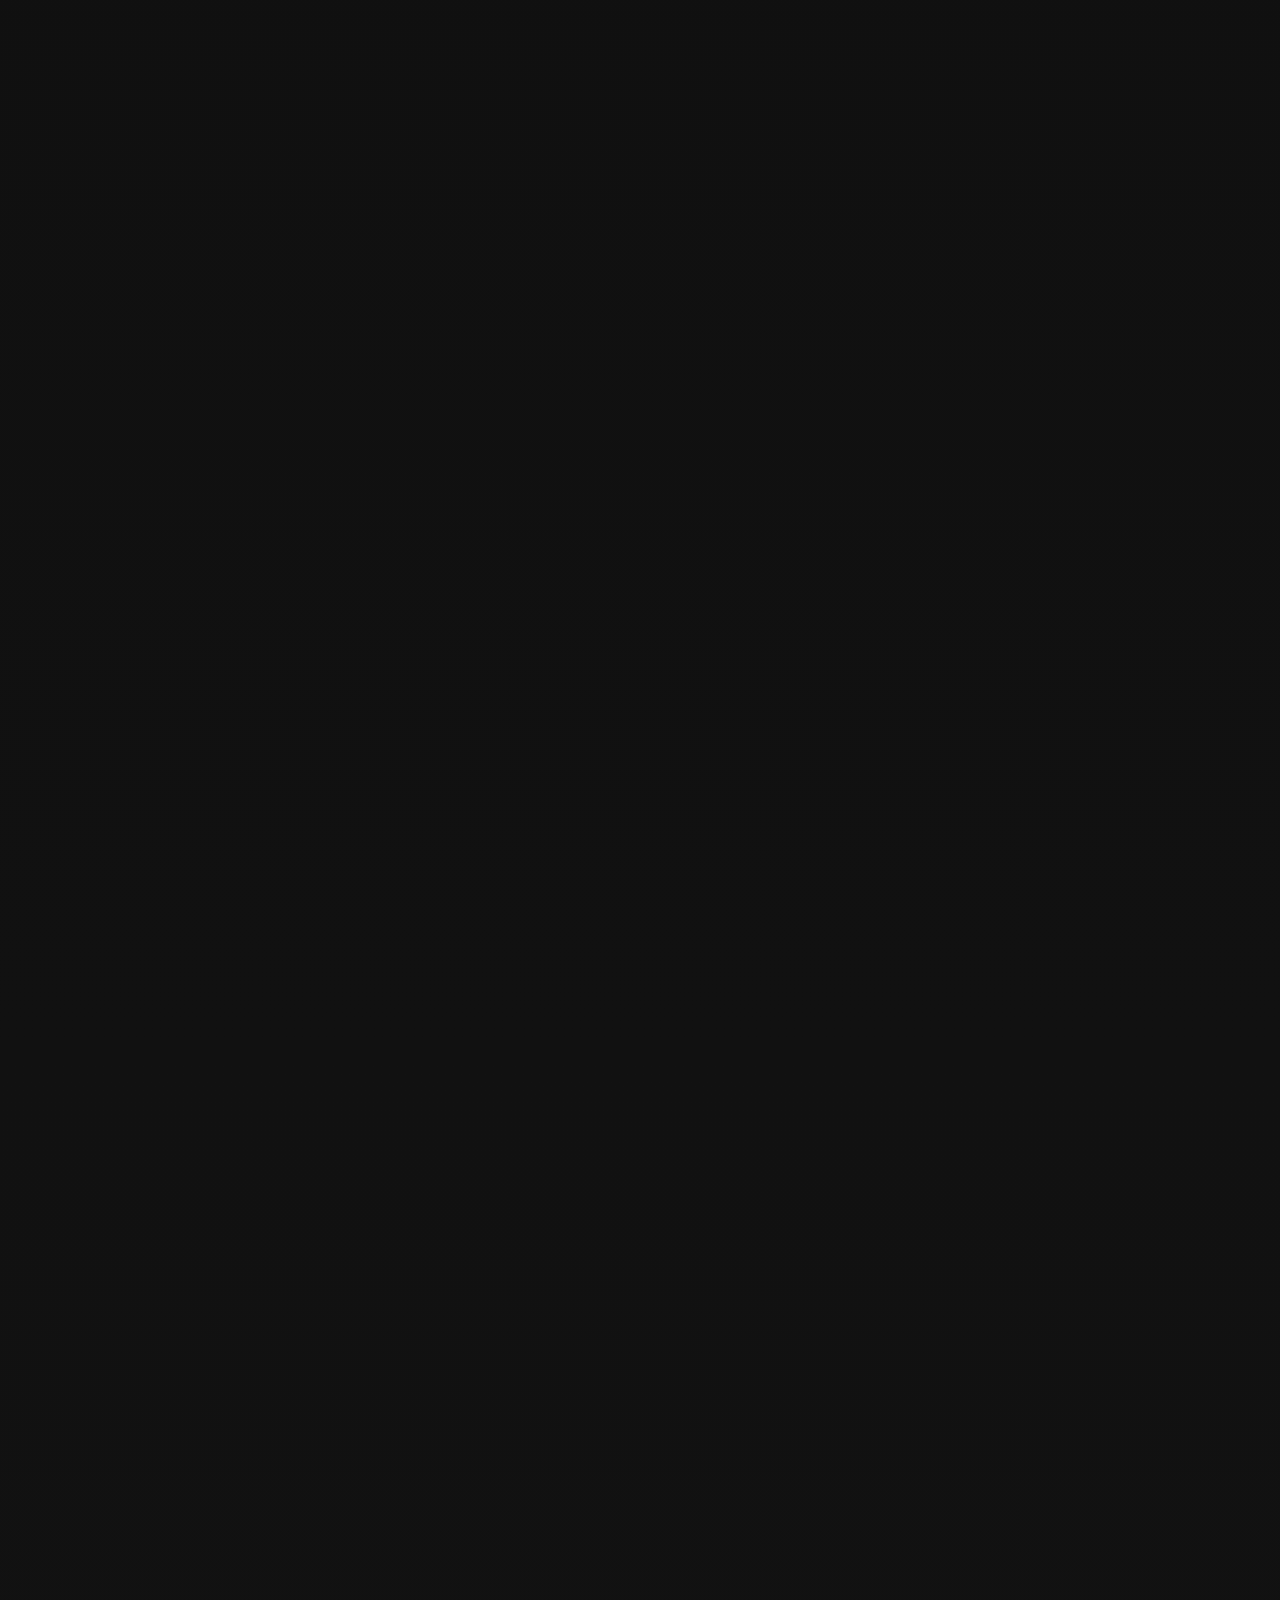
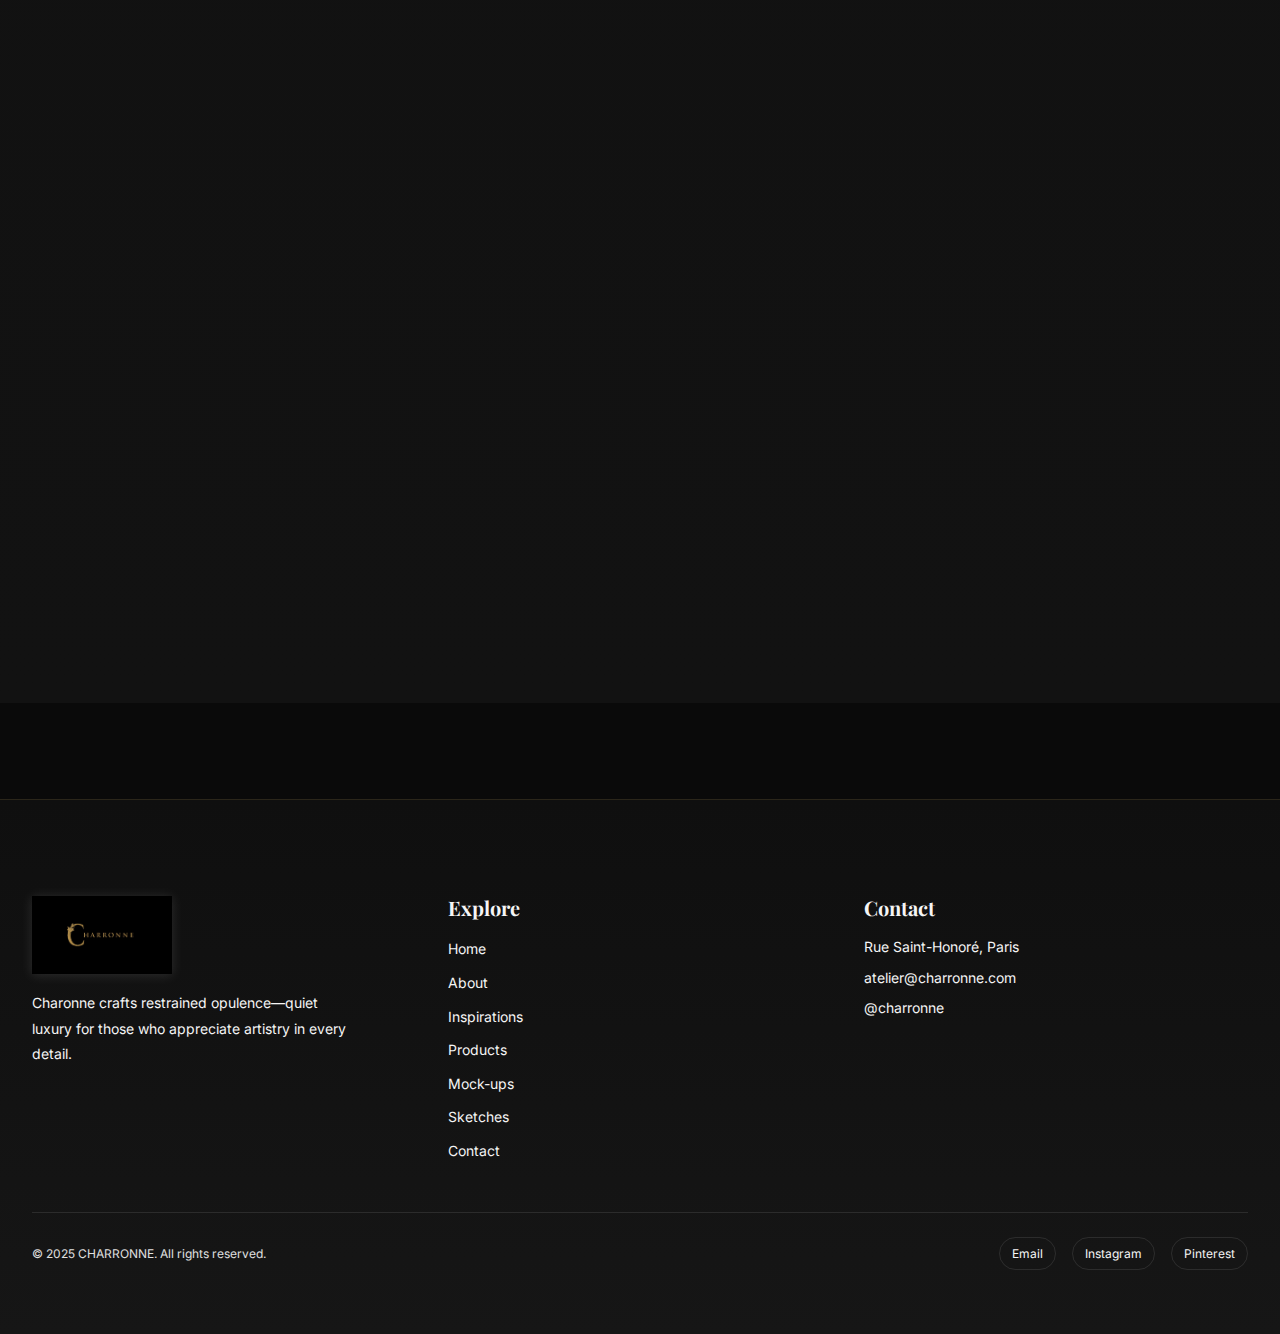
<file: product-detail.html>
<!DOCTYPE html>
<html lang="en">
<head>
    <meta charset="UTF-8">
    <meta name="viewport" content="width=device-width, initial-scale=1.0">
    <meta name="description" id="product-meta-description" content="CHARRONNE Product">
    <title id="product-title">Product - CHARRONNE</title>

    <!-- Google Fonts -->
    <link rel="preconnect" href="https://fonts.googleapis.com">
    <link rel="preconnect" href="https://fonts.gstatic.com" crossorigin>
    <link href="https://fonts.googleapis.com/css2?family=Playfair+Display:wght@400;500;600;700;800;900&family=Inter:wght@300;400;500;600&display=swap" rel="stylesheet">

    <!-- Stylesheets -->
    <link rel="stylesheet" href="css/reset.css">
    <link rel="stylesheet" href="css/variables.css">
    <link rel="stylesheet" href="css/typography.css">
    <link rel="stylesheet" href="css/navigation.css">
    <link rel="stylesheet" href="css/components.css">
    <link rel="stylesheet" href="css/animations.css">
    <link rel="stylesheet" href="css/themes.css">
    <link rel="stylesheet" href="css/pages/product-detail.css">
</head>
<body>
    <!-- Navigation -->
    <nav class="main-nav" role="navigation">
        <div class="nav-container">
            <a href="index.html" class="nav-logo">
                <img src="assets/images/logo.jpeg" alt="CHARRONNE Logo" class="logo-img">
            </a>

            <button class="mobile-menu-toggle" aria-label="Toggle navigation menu" aria-expanded="false">
                <span class="hamburger-line"></span>
                <span class="hamburger-line"></span>
                <span class="hamburger-line"></span>
            </button>

            <ul class="nav-menu">
                <li><a href="index.html" class="nav-link" data-i18n="nav-home">Home</a></li>
                <li><a href="about.html" class="nav-link" data-i18n="nav-about">About</a></li>
                <li><a href="inspirations.html" class="nav-link" data-i18n="nav-inspirations">Inspirations</a></li>
                <li><a href="products.html" class="nav-link active" data-i18n="nav-products">Products</a></li>
                <li><a href="mockups.html" class="nav-link" data-i18n="nav-mockups">Mock-ups</a></li>
                <li><a href="sketches.html" class="nav-link" data-i18n="nav-sketches">Sketches</a></li>
                <li><a href="contact.html" class="nav-link" data-i18n="nav-contact">Contact Us</a></li>
            </ul>

            <div class="nav-controls">
                <button id="theme-toggle" class="theme-toggle" aria-label="Toggle theme">Light</button>
                <button id="language-toggle" class="language-toggle" aria-label="Switch language">EN</button>
            </div>
        </div>
    </nav>

    <!-- Product Detail Section -->
    <section class="product-detail-section">
        <div class="section-container">
            <a href="products.html" class="back-link fade-in">← Back to Collection</a>

            <div class="product-detail-grid">
                <!-- Product Image -->
                <div class="product-image-container fade-in">
                    <img id="product-image" src="" alt="" class="product-detail-image">
                </div>

                <!-- Product Info -->
                <div class="product-info-container fade-in">
                    <h1 id="product-name" class="product-detail-name"></h1>
                    <p id="product-price" class="product-detail-price"></p>

                    <div class="divider-line-gold"></div>

                    <p id="product-description" class="product-detail-description"></p>

                    <div class="product-materials">
                        <h3 class="section-subheading gold">Materials</h3>
                        <ul id="product-materials-list" class="materials-list"></ul>
                    </div>

                    <div class="product-details">
                        <h3 class="section-subheading gold">Details</h3>
                        <p id="product-details-text" class="details-text"></p>
                    </div>

                    <div class="product-cta">
                        <p class="availability-text">Handcrafted to order</p>
                        <a href="about.html#contact" class="btn btn-primary">Contact for Inquiry</a>
                    </div>
                </div>
            </div>
        </div>
    </section>

    <!-- Recommendations Section -->
    <section class="recommendations-section">
        <div class="section-container">
            <h2 class="section-heading centered fade-in">You May Also Like</h2>
            <div class="divider-line-gold"></div>

            <div id="recommendations-grid" class="recommendations-grid">
                <!-- Recommendations loaded dynamically -->
            </div>
        </div>
    </section>

    <!-- Footer -->
    <footer class="site-footer">
        <div class="section-container">
            <div class="footer-grid">
                <div class="footer-brand">
                    <img src="assets/images/logo.jpeg" alt="CHARRONNE Logo" class="footer-logo">
                    <p class="footer-tagline">Charonne crafts restrained opulence—quiet luxury for those who appreciate artistry in every detail.</p>
                </div>
                <div>
                    <h3 class="footer-heading">Explore</h3>
                    <ul class="footer-links">
                        <li><a href="index.html">Home</a></li>
                        <li><a href="about.html">About</a></li>
                        <li><a href="inspirations.html">Inspirations</a></li>
                        <li><a href="products.html">Products</a></li>
                        <li><a href="mockups.html">Mock-ups</a></li>
                        <li><a href="sketches.html">Sketches</a></li>
                        <li><a href="contact.html">Contact</a></li>
                    </ul>
                </div>
                <div>
                    <h3 class="footer-heading">Contact</h3>
                    <div class="footer-contact">
                        <span>Rue Saint-Honoré, Paris</span>
                        <a href="mailto:atelier@charronne.com">atelier@charronne.com</a>
                        <a href="https://instagram.com/charronne" target="_blank" rel="noopener noreferrer">@charronne</a>
                    </div>
                </div>
            </div>
            <div class="footer-bottom">
                <span>© 2025 CHARRONNE. All rights reserved.</span>
                <div class="footer-social">
                    <a class="footer-pill" href="mailto:atelier@charronne.com">Email</a>
                    <a class="footer-pill" href="https://instagram.com/charronne" target="_blank" rel="noopener noreferrer">Instagram</a>
                    <a class="footer-pill" href="https://www.pinterest.com" target="_blank" rel="noopener noreferrer">Pinterest</a>
                </div>
            </div>
        </div>
    </footer>

    <!-- JavaScript -->
    <script src="js/products-data.js"></script>
    <script src="js/product-detail.js"></script>
    <script src="js/theme.js"></script>
    <script src="js/translations.js"></script>
    <script src="js/navigation.js"></script>
    <script src="js/scroll-animations.js"></script>
</body>
</html>
</file>
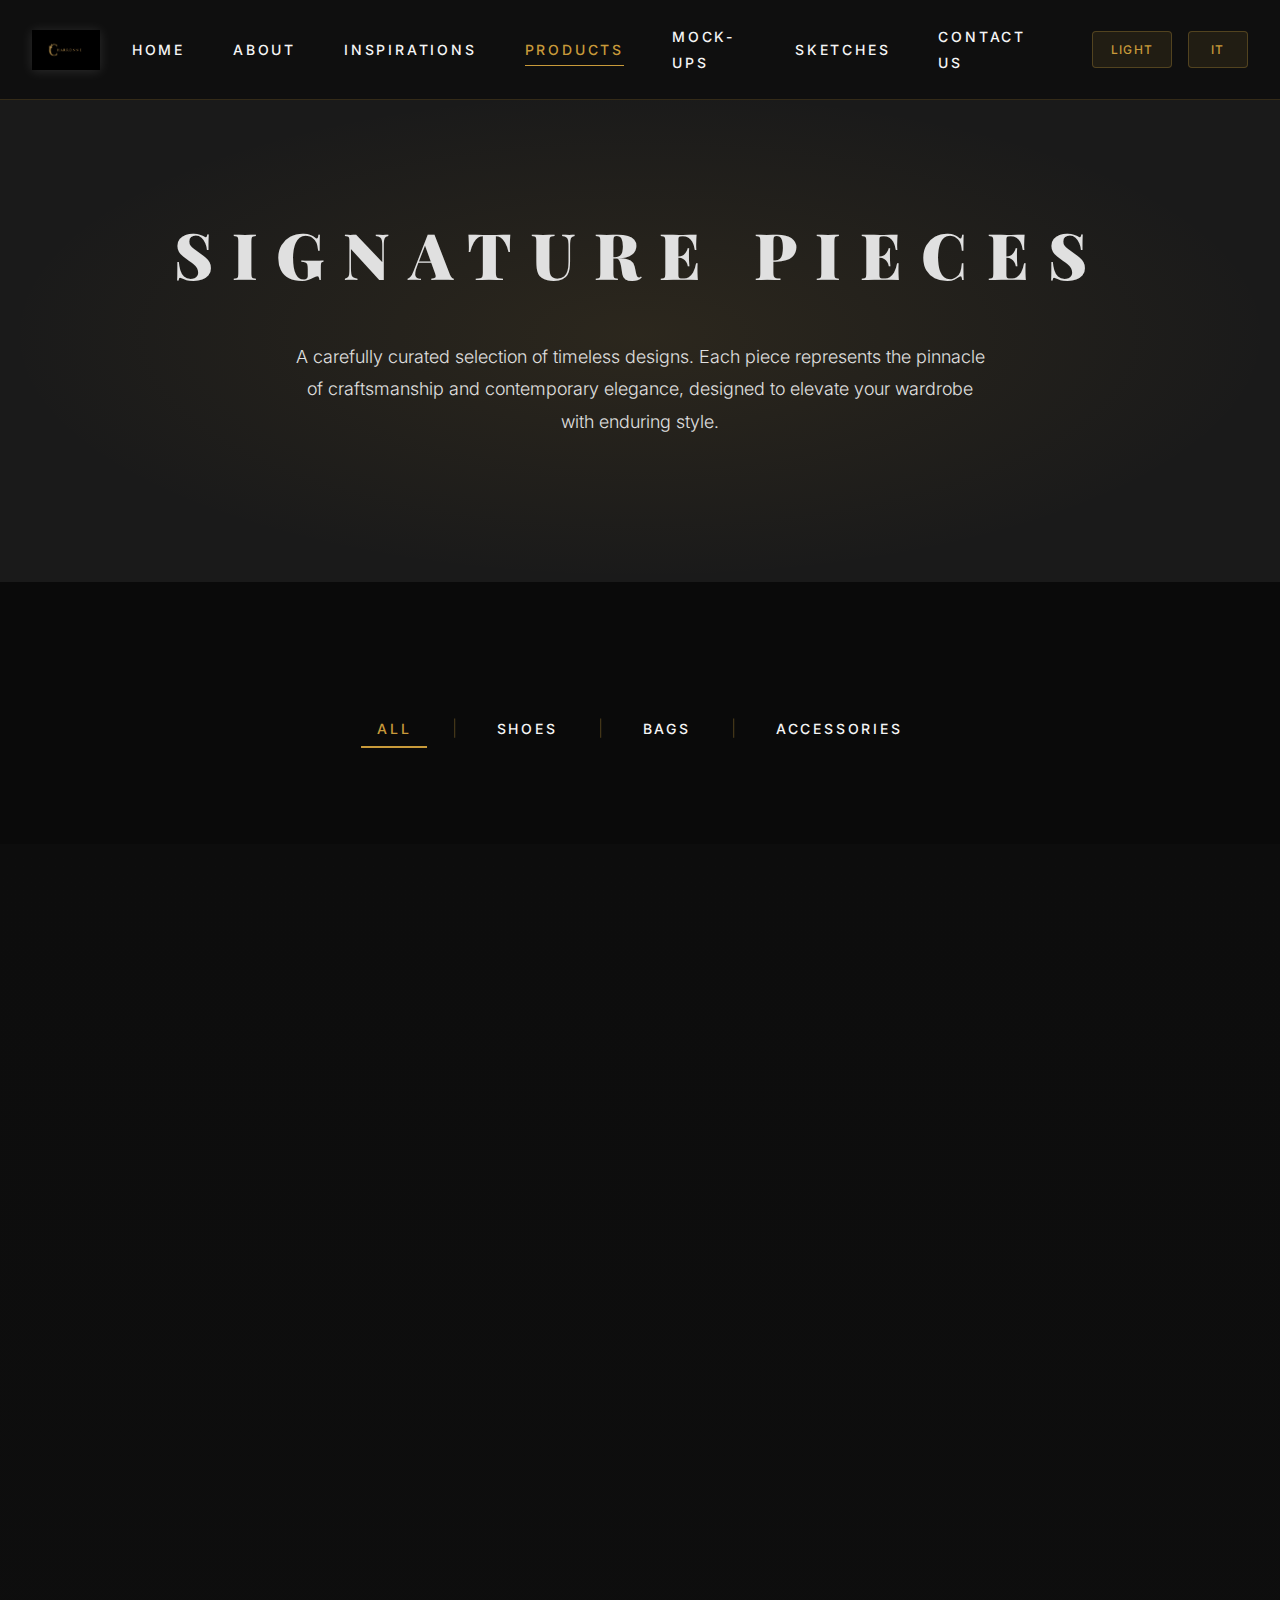
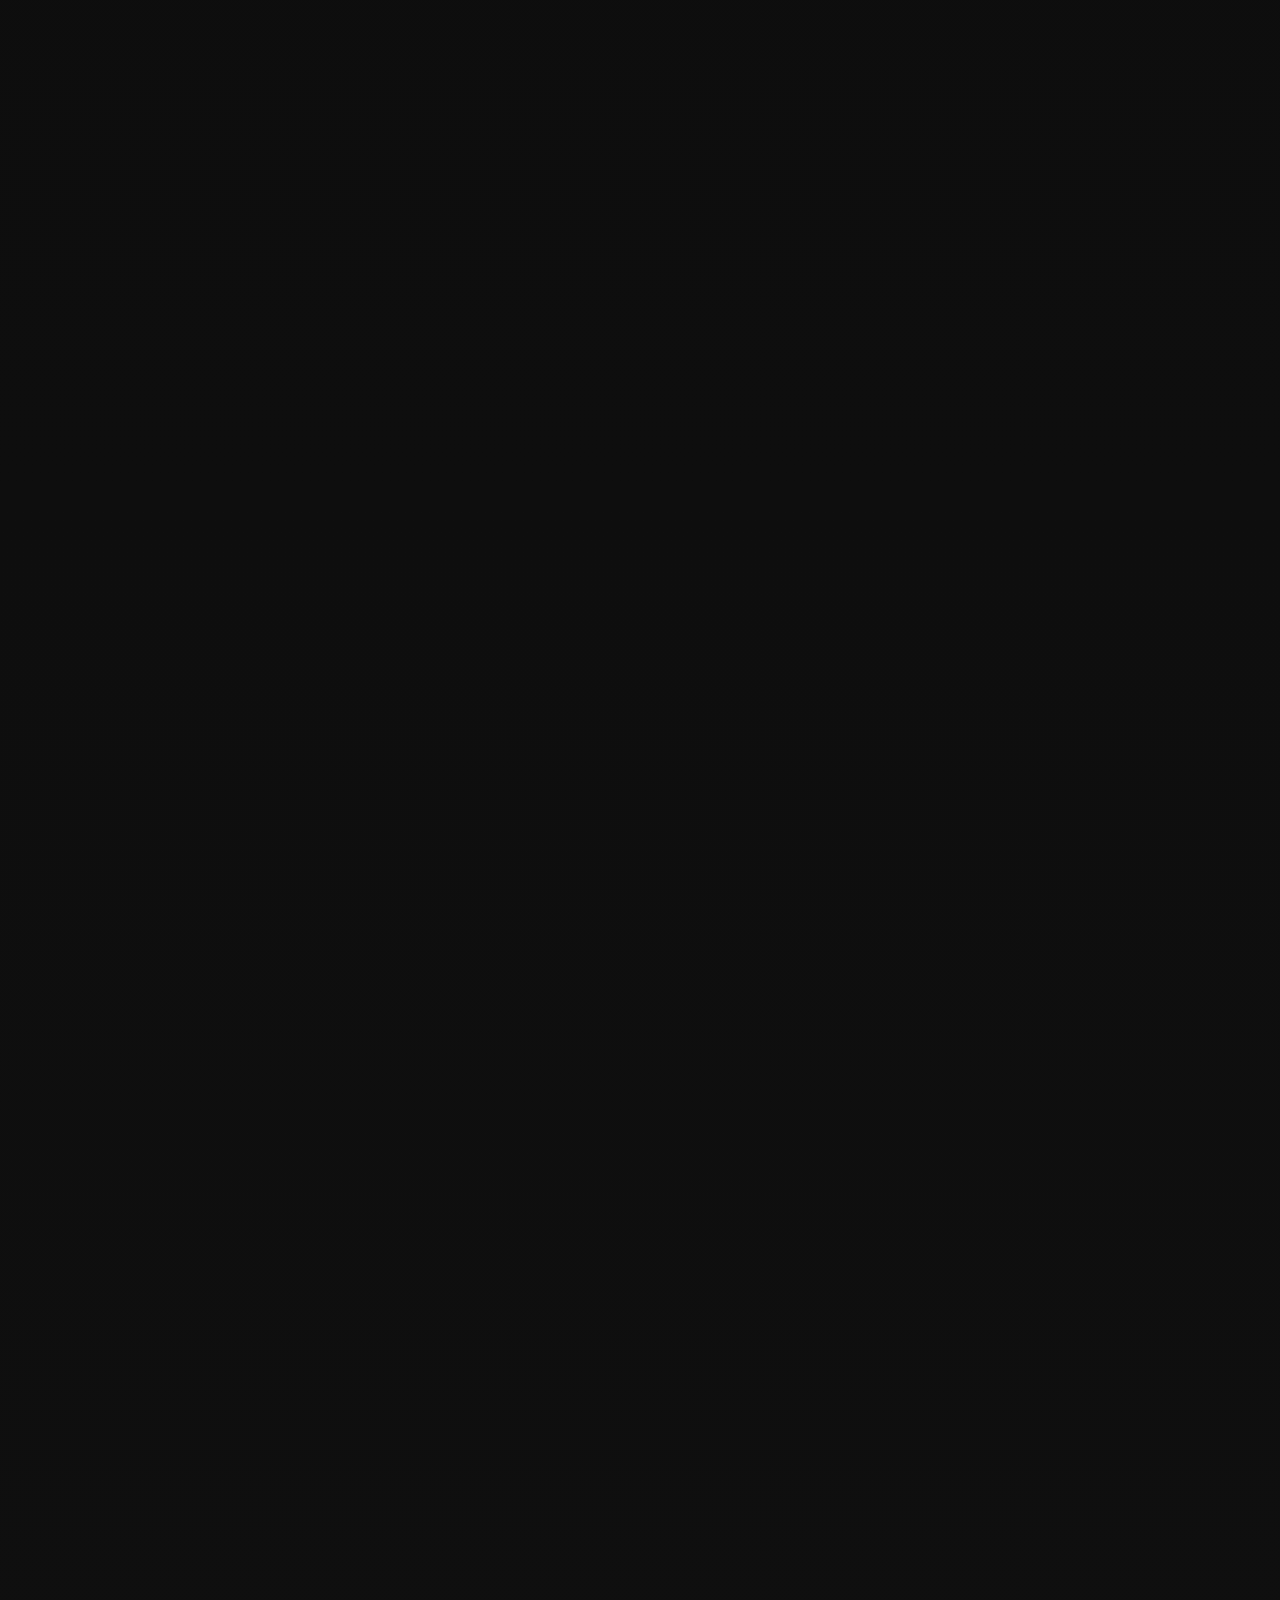
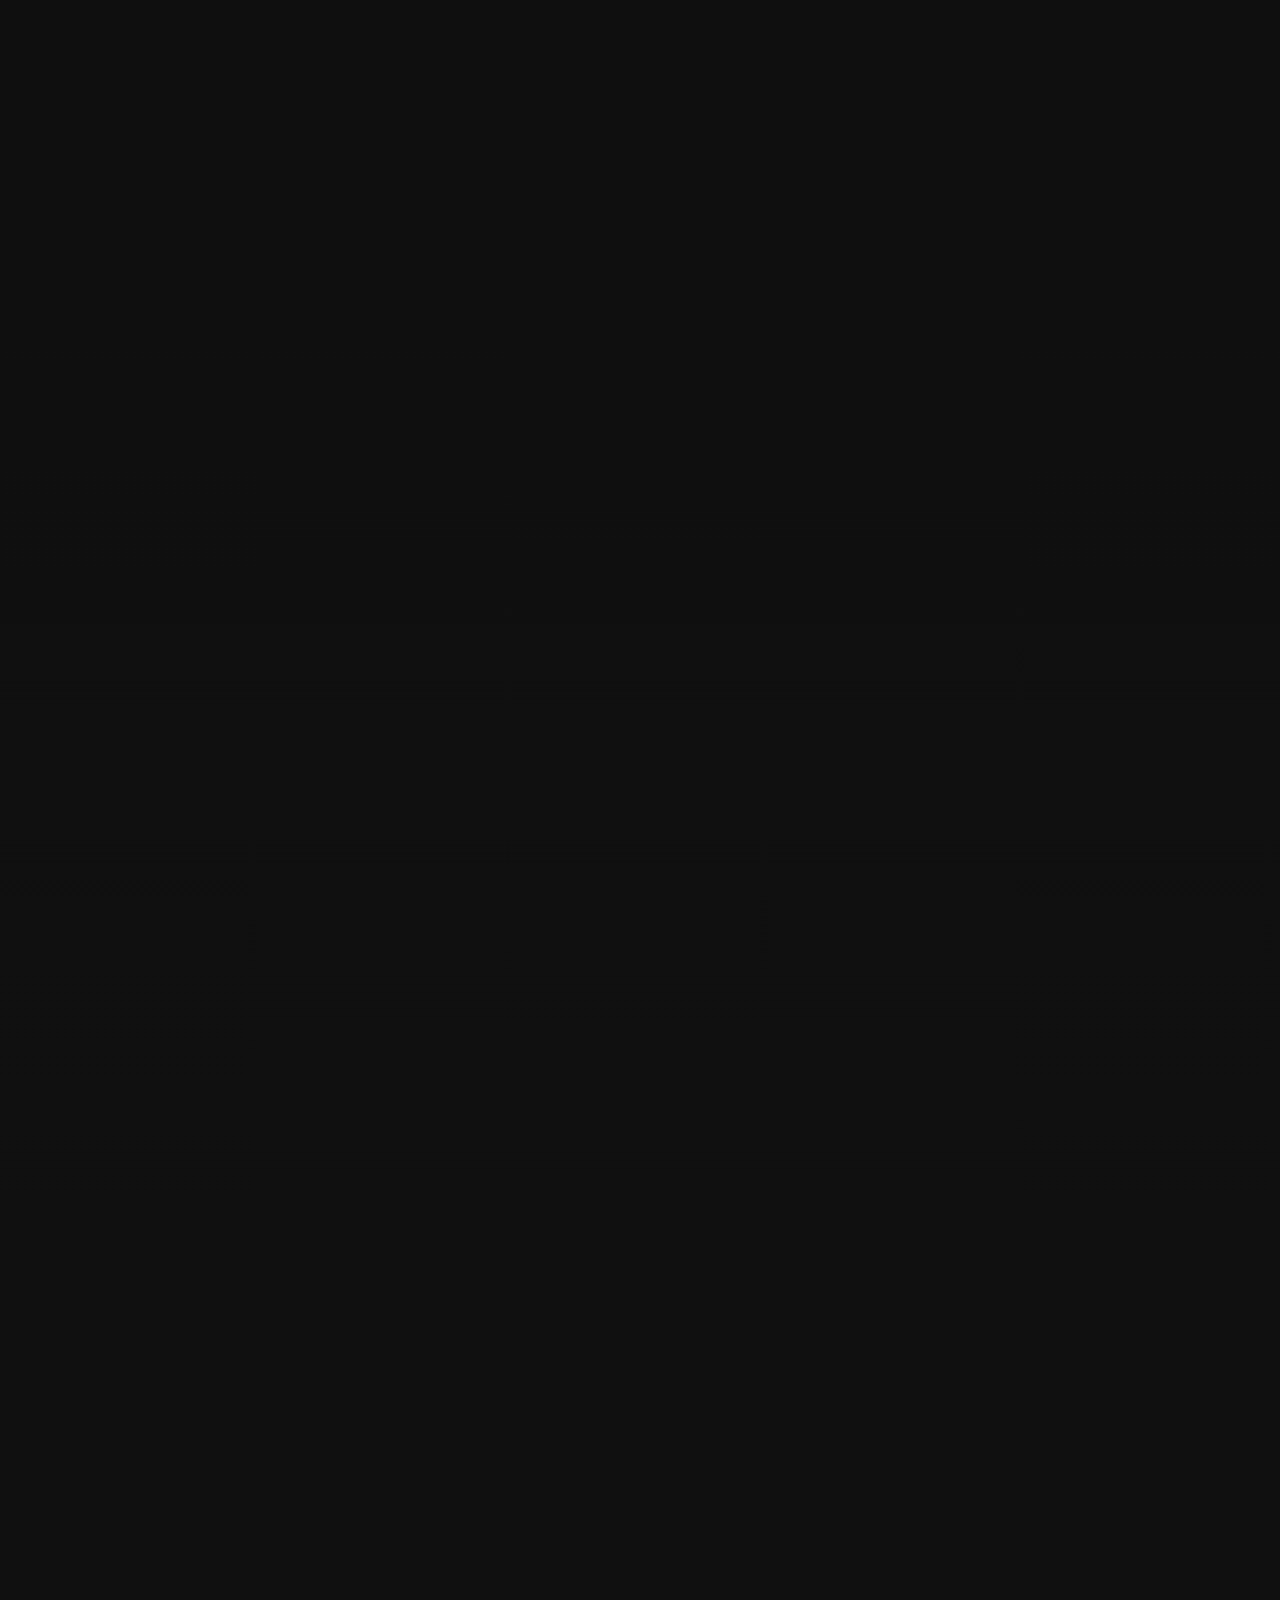
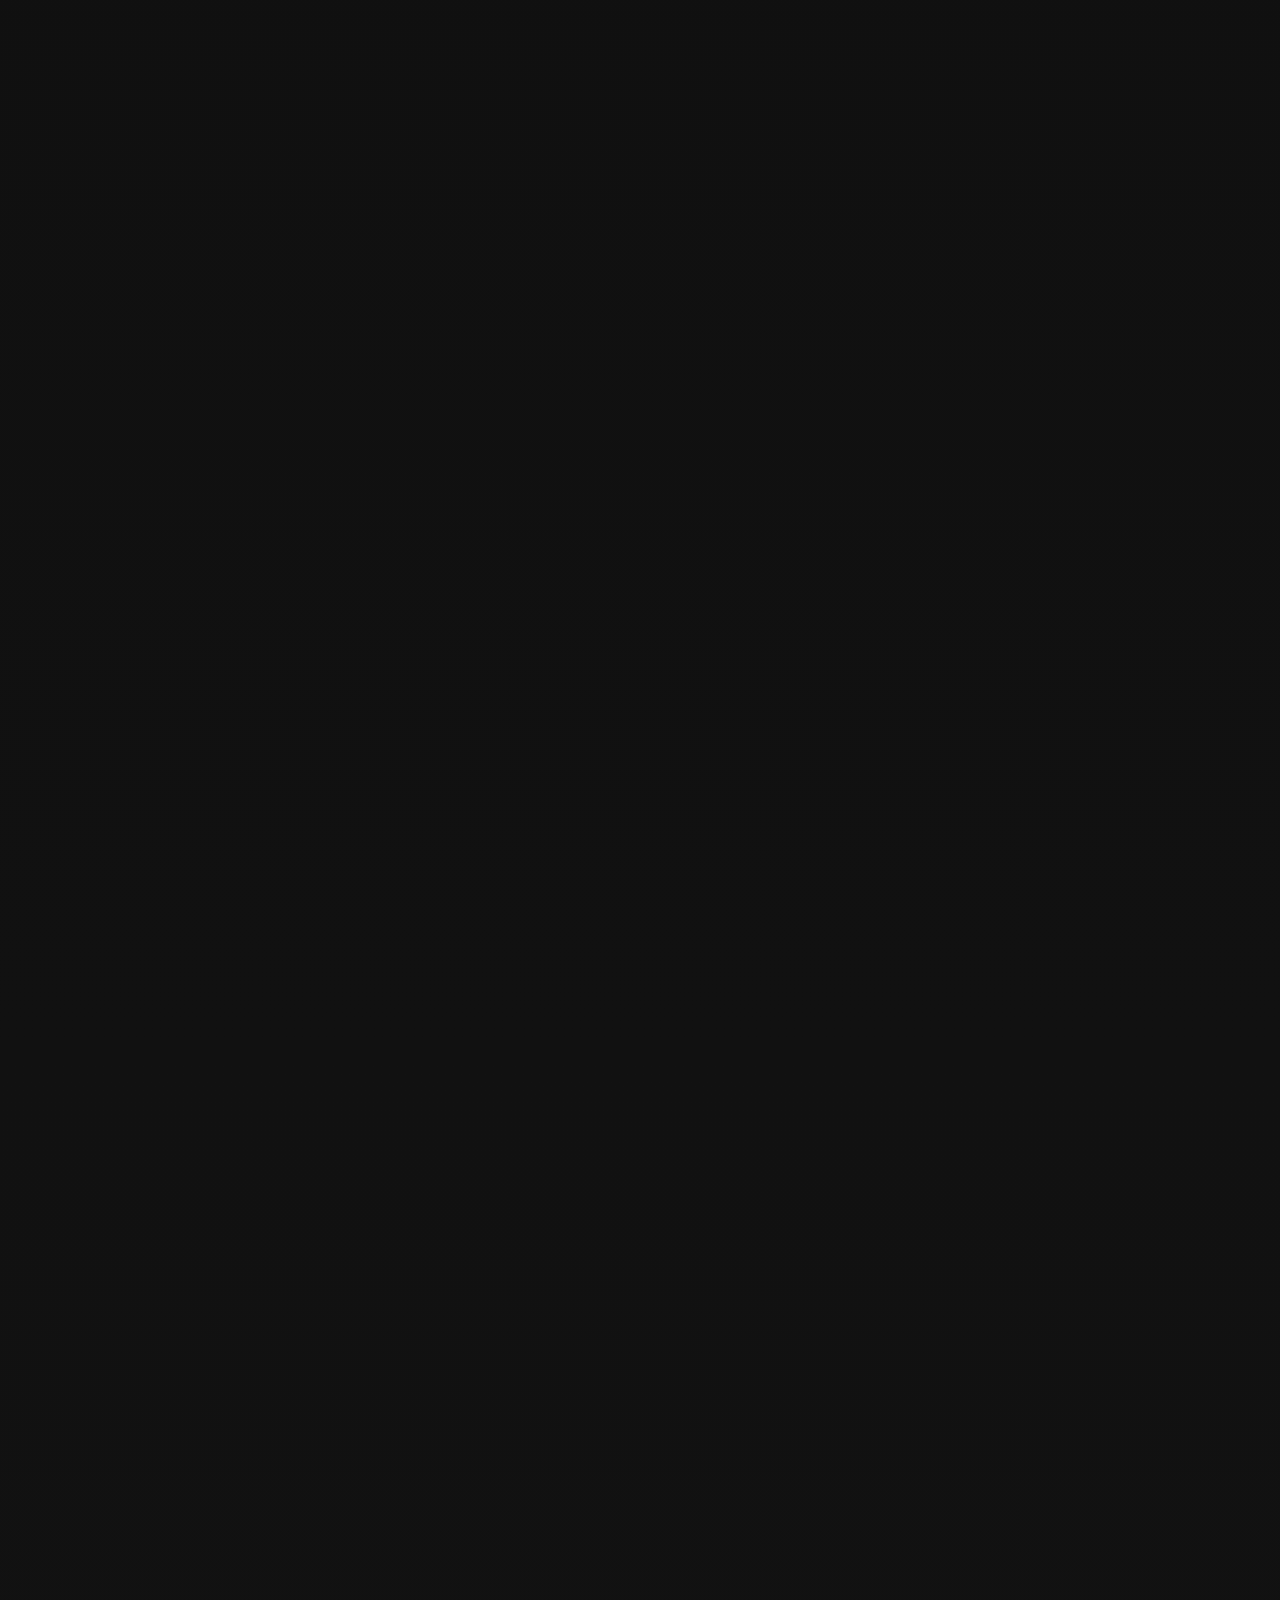
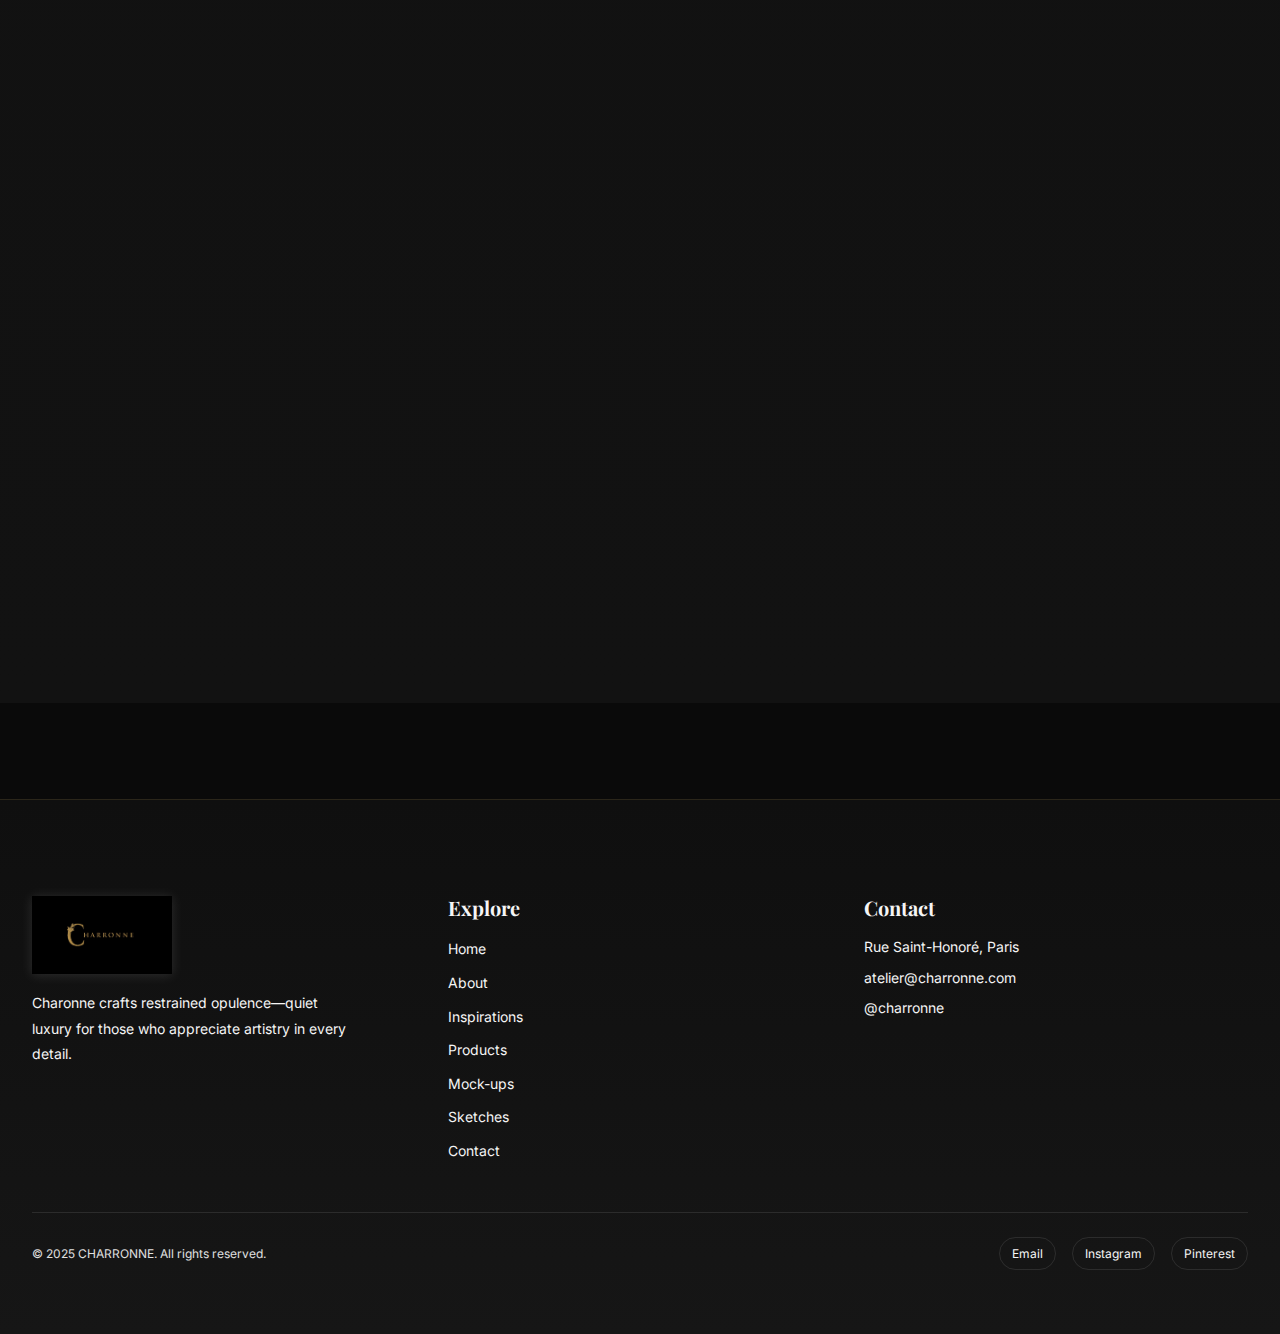
<file: products.html>
<!DOCTYPE html>
<html lang="en">
<head>
    <meta charset="UTF-8">
    <meta name="viewport" content="width=device-width, initial-scale=1.0">
    <meta name="description" content="CHARRONNE Signature Pieces - Explore our curated collection of contemporary couture.">
    <title>Products - CHARRONNE</title>

    <!-- Google Fonts -->
    <link rel="preconnect" href="https://fonts.googleapis.com">
    <link rel="preconnect" href="https://fonts.gstatic.com" crossorigin>
    <link href="https://fonts.googleapis.com/css2?family=Playfair+Display:wght@400;500;600;700;800;900&family=Inter:wght@300;400;500;600&display=swap" rel="stylesheet">

    <!-- Stylesheets -->
    <link rel="stylesheet" href="css/reset.css">
    <link rel="stylesheet" href="css/variables.css">
    <link rel="stylesheet" href="css/typography.css">
    <link rel="stylesheet" href="css/navigation.css">
    <link rel="stylesheet" href="css/components.css">
    <link rel="stylesheet" href="css/animations.css">
    <link rel="stylesheet" href="css/themes.css">
    <link rel="stylesheet" href="css/pages/products.css">
</head>
<body>
    <!-- Navigation -->
    <nav class="main-nav" role="navigation">
        <div class="nav-container">
            <a href="index.html" class="nav-logo">
                <img src="assets/images/logo.jpeg" alt="CHARRONNE Logo" class="logo-img">
            </a>

            <button class="mobile-menu-toggle" aria-label="Toggle navigation menu" aria-expanded="false">
                <span class="hamburger-line"></span>
                <span class="hamburger-line"></span>
                <span class="hamburger-line"></span>
            </button>

            <ul class="nav-menu">
                <li><a href="index.html" class="nav-link" data-i18n="nav-home">Home</a></li>
                <li><a href="about.html" class="nav-link" data-i18n="nav-about">About</a></li>
                <li><a href="inspirations.html" class="nav-link" data-i18n="nav-inspirations">Inspirations</a></li>
                <li><a href="products.html" class="nav-link active" data-i18n="nav-products">Products</a></li>
                <li><a href="mockups.html" class="nav-link" data-i18n="nav-mockups">Mock-ups</a></li>
                <li><a href="sketches.html" class="nav-link" data-i18n="nav-sketches">Sketches</a></li>
                <li><a href="contact.html" class="nav-link" data-i18n="nav-contact">Contact Us</a></li>
            </ul>

            <div class="nav-controls">
                <button id="theme-toggle" class="theme-toggle" aria-label="Toggle theme">Light</button>
                <button id="language-toggle" class="language-toggle" aria-label="Switch language">EN</button>
            </div>
        </div>
    </nav>

    <!-- Products Header -->
    <section class="page-header products-header">
        <div class="section-container">
            <h1 class="page-title fade-in" data-i18n="products-title">Signature Pieces</h1>
            <p class="page-intro fade-in" data-i18n="products-intro">
                A carefully curated selection of timeless designs. Each piece represents the pinnacle of craftsmanship
                and contemporary elegance, designed to elevate your wardrobe with enduring style.
            </p>
        </div>
    </section>

    <!-- Filter Controls -->
    <section class="products-filter">
        <div class="section-container">
            <div class="filter-controls fade-in">
                <button class="filter-btn active" data-filter="all">All</button>
                <span class="filter-separator">|</span>
                <button class="filter-btn" data-filter="shoes">Shoes</button>
                <span class="filter-separator">|</span>
                <button class="filter-btn" data-filter="bags">Bags</button>
                <span class="filter-separator">|</span>
                <button class="filter-btn" data-filter="accessories">Accessories</button>
            </div>
        </div>
    </section>

    <!-- Products Grid -->
    <section class="products-content">
        <div class="section-container">
            <div id="products-grid" class="products-grid">
                <!-- Products loaded dynamically via products.js -->
            </div>
        </div>
    </section>

    <!-- Footer -->
    <footer class="site-footer">
        <div class="section-container">
            <div class="footer-grid">
                <div class="footer-brand">
                    <img src="assets/images/logo.jpeg" alt="CHARRONNE Logo" class="footer-logo">
                    <p class="footer-tagline">Charonne crafts restrained opulence—quiet luxury for those who appreciate artistry in every detail.</p>
                </div>
                <div>
                    <h3 class="footer-heading">Explore</h3>
                    <ul class="footer-links">
                        <li><a href="index.html">Home</a></li>
                        <li><a href="about.html">About</a></li>
                        <li><a href="inspirations.html">Inspirations</a></li>
                        <li><a href="products.html">Products</a></li>
                        <li><a href="mockups.html">Mock-ups</a></li>
                        <li><a href="sketches.html">Sketches</a></li>
                        <li><a href="contact.html">Contact</a></li>
                    </ul>
                </div>
                <div>
                    <h3 class="footer-heading">Contact</h3>
                    <div class="footer-contact">
                        <span>Rue Saint-Honoré, Paris</span>
                        <a href="mailto:atelier@charronne.com">atelier@charronne.com</a>
                        <a href="https://instagram.com/charronne" target="_blank" rel="noopener noreferrer">@charronne</a>
                    </div>
                </div>
            </div>
            <div class="footer-bottom">
                <span>© 2025 CHARRONNE. All rights reserved.</span>
                <div class="footer-social">
                    <a class="footer-pill" href="mailto:atelier@charronne.com">Email</a>
                    <a class="footer-pill" href="https://instagram.com/charronne" target="_blank" rel="noopener noreferrer">Instagram</a>
                    <a class="footer-pill" href="https://www.pinterest.com" target="_blank" rel="noopener noreferrer">Pinterest</a>
                </div>
            </div>
        </div>
    </footer>

    <!-- JavaScript -->
    <script src="js/products-data.js"></script>
    <script src="js/products.js"></script>
    <script src="js/theme.js"></script>
    <script src="js/translations.js"></script>
    <script src="js/navigation.js"></script>
    <script src="js/scroll-animations.js"></script>
</body>
</html>
</file>
<file: css/variables.css>
/* CSS Custom Properties (Design Tokens) */

:root {
    /* Color Palette */
    --color-black: #000000;
    --color-gold: #C89A3A;
    --color-ivory: #F8F4EC;
    --color-white: #FFFFFF;

    /* Semantic Colors */
    --color-background-primary: var(--color-black);
    --color-background-secondary: var(--color-ivory);
    --color-text-primary: var(--color-white);
    --color-text-secondary: var(--color-black);
    --color-accent: var(--color-gold);

    /* Typography */
    --font-serif: 'Playfair Display', Georgia, serif;
    --font-sans: 'Inter', 'Helvetica Neue', Arial, sans-serif;

    /* Font Sizes */
    --font-size-xs: 0.75rem;      /* 12px */
    --font-size-sm: 0.875rem;     /* 14px */
    --font-size-base: 1rem;       /* 16px */
    --font-size-md: 1.125rem;     /* 18px */
    --font-size-lg: 1.25rem;      /* 20px */
    --font-size-xl: 1.5rem;       /* 24px */
    --font-size-2xl: 2rem;        /* 32px */
    --font-size-3xl: 2.5rem;      /* 40px */
    --font-size-4xl: 3rem;        /* 48px */
    --font-size-5xl: 4rem;        /* 64px */
    --font-size-6xl: 5rem;        /* 80px */
    --font-size-hero: 6rem;       /* 96px */

    /* Font Weights */
    --font-weight-light: 300;
    --font-weight-normal: 400;
    --font-weight-medium: 500;
    --font-weight-semibold: 600;
    --font-weight-bold: 700;
    --font-weight-black: 900;

    /* Line Heights */
    --line-height-tight: 1.2;
    --line-height-normal: 1.6;
    --line-height-relaxed: 1.8;

    /* Letter Spacing */
    --letter-spacing-tight: -0.02em;
    --letter-spacing-normal: 0;
    --letter-spacing-wide: 0.1em;
    --letter-spacing-wider: 0.2em;
    --letter-spacing-widest: 0.3em;

    /* Spacing Scale */
    --spacing-xs: 0.5rem;     /* 8px */
    --spacing-sm: 1rem;       /* 16px */
    --spacing-md: 1.5rem;     /* 24px */
    --spacing-lg: 2rem;       /* 32px */
    --spacing-xl: 3rem;       /* 48px */
    --spacing-2xl: 4rem;      /* 64px */
    --spacing-3xl: 6rem;      /* 96px */
    --spacing-4xl: 8rem;      /* 128px */
    --spacing-5xl: 12rem;     /* 192px */

    /* Container */
    --container-max-width: 1400px;
    --container-padding: 2rem;

    /* Grid Gaps */
    --grid-gap-sm: 1rem;
    --grid-gap-md: 2rem;
    --grid-gap-lg: 3rem;
    --grid-gap-xl: 4rem;

    /* Border Radius */
    --radius-none: 0;
    --radius-sm: 0.125rem;
    --radius-md: 0.25rem;
    --radius-lg: 0.5rem;

    /* Transitions */
    --transition-fast: 150ms ease-in-out;
    --transition-base: 300ms ease-in-out;
    --transition-slow: 500ms ease-in-out;

    /* Shadows */
    --shadow-sm: 0 1px 2px 0 rgba(0, 0, 0, 0.05);
    --shadow-md: 0 4px 6px -1px rgba(0, 0, 0, 0.1);
    --shadow-lg: 0 10px 15px -3px rgba(0, 0, 0, 0.1);
    --shadow-xl: 0 20px 25px -5px rgba(0, 0, 0, 0.1);

    /* Z-index Scale */
    --z-index-base: 1;
    --z-index-dropdown: 100;
    --z-index-sticky: 200;
    --z-index-nav: 300;
    --z-index-modal: 400;
    --z-index-tooltip: 500;

    /* Breakpoints (for reference in media queries) */
    --breakpoint-mobile: 768px;
    --breakpoint-tablet: 1024px;
    --breakpoint-desktop: 1400px;
}

/* Mobile adjustments */
@media (max-width: 768px) {
    :root {
        --font-size-hero: 3rem;     /* 48px on mobile */
        --font-size-5xl: 2.5rem;    /* 40px on mobile */
        --font-size-4xl: 2rem;      /* 32px on mobile */
        --container-padding: 1rem;
        --spacing-3xl: 3rem;
        --spacing-4xl: 4rem;
    }
}
</file>
<file: css/typography.css>
/* Typography Styles */

/* Base Typography */
body {
    font-family: var(--font-sans);
    font-size: var(--font-size-base);
    font-weight: var(--font-weight-normal);
    line-height: var(--line-height-normal);
    color: var(--color-text-primary);
    background-color: var(--color-background-primary);
}

/* Headings - Serif Style */
h1, h2, h3, h4, h5, h6,
.page-title,
.section-title,
.section-heading {
    font-family: var(--font-serif);
    font-weight: var(--font-weight-bold);
    line-height: var(--line-height-tight);
    color: var(--color-text-primary);
}

/* Hero Title */
.hero-title {
    font-family: var(--font-serif);
    font-size: var(--font-size-hero);
    font-weight: var(--font-weight-black);
    letter-spacing: var(--letter-spacing-widest);
    text-transform: uppercase;
    color: var(--color-gold);
    line-height: 1;
    margin-bottom: var(--spacing-md);
}

/* Page Titles */
.page-title {
    font-size: var(--font-size-5xl);
    font-weight: var(--font-weight-black);
    letter-spacing: var(--letter-spacing-widest);
    text-transform: uppercase;
    text-align: center;
    margin-bottom: var(--spacing-xl);
    color: var(--color-text-primary);
}

/* Section Titles */
.section-title {
    font-size: var(--font-size-3xl);
    font-weight: var(--font-weight-bold);
    letter-spacing: var(--letter-spacing-wider);
    text-transform: uppercase;
    text-align: center;
    margin-bottom: var(--spacing-lg);
}

/* Section Headings */
.section-heading {
    font-size: var(--font-size-2xl);
    font-weight: var(--font-weight-bold);
    letter-spacing: var(--letter-spacing-wide);
    margin-bottom: var(--spacing-md);
}

.section-heading.gold {
    color: var(--color-gold);
}

.section-heading.centered {
    text-align: center;
}

/* Subheadings */
.section-subheading {
    font-size: var(--font-size-lg);
    font-weight: var(--font-weight-semibold);
    letter-spacing: var(--letter-spacing-wide);
    margin-top: var(--spacing-lg);
    margin-bottom: var(--spacing-sm);
}

.section-subheading.gold {
    color: var(--color-gold);
}

/* Hero Subtitle */
.hero-subtitle {
    font-family: var(--font-sans);
    font-size: var(--font-size-lg);
    font-weight: var(--font-weight-light);
    letter-spacing: var(--letter-spacing-wide);
    color: var(--color-text-primary);
    margin-bottom: var(--spacing-xl);
}

/* Body Text */
.body-text {
    font-family: var(--font-sans);
    font-size: var(--font-size-base);
    font-weight: var(--font-weight-normal);
    line-height: var(--line-height-relaxed);
    color: var(--color-text-primary);
    margin-bottom: var(--spacing-md);
}

/* Page Intro */
.page-intro {
    font-family: var(--font-sans);
    font-size: var(--font-size-md);
    font-weight: var(--font-weight-light);
    line-height: var(--line-height-relaxed);
    text-align: center;
    max-width: 700px;
    margin: 0 auto var(--spacing-xl);
    color: var(--color-text-secondary);
}

/* Captions */
.featured-caption,
.mood-caption,
.sketch-note {
    font-family: var(--font-sans);
    font-size: var(--font-size-sm);
    font-weight: var(--font-weight-normal);
    letter-spacing: var(--letter-spacing-wide);
    text-transform: uppercase;
    color: var(--color-text-primary);
    text-align: center;
    margin-top: var(--spacing-sm);
}

/* Product Typography */
.product-name,
.mockup-name {
    font-family: var(--font-serif);
    font-size: var(--font-size-lg);
    font-weight: var(--font-weight-semibold);
    letter-spacing: var(--letter-spacing-normal);
    margin-bottom: var(--spacing-xs);
}

.product-description {
    font-family: var(--font-sans);
    font-size: var(--font-size-sm);
    font-weight: var(--font-weight-light);
    line-height: var(--line-height-normal);
    margin-bottom: var(--spacing-sm);
    color: var(--color-text-secondary);
}

.product-price {
    font-family: var(--font-sans);
    font-size: var(--font-size-md);
    font-weight: var(--font-weight-semibold);
    color: var(--color-gold);
    margin-bottom: var(--spacing-md);
}

.mockup-meta {
    font-family: var(--font-sans);
    font-size: var(--font-size-xs);
    font-weight: var(--font-weight-normal);
    letter-spacing: var(--letter-spacing-wide);
    text-transform: uppercase;
    color: var(--color-text-primary);
    opacity: 0.7;
}

/* Philosophy Text */
.philosophy-text {
    font-family: var(--font-sans);
    font-size: var(--font-size-md);
    font-weight: var(--font-weight-light);
    line-height: var(--line-height-relaxed);
    text-align: center;
    max-width: 900px;
    margin: 0 auto;
    padding: var(--spacing-xl) 0;
    color: var(--color-text-primary);
}

/* Contact Typography */
.contact-label {
    font-family: var(--font-sans);
    font-size: var(--font-size-xs);
    font-weight: var(--font-weight-medium);
    letter-spacing: var(--letter-spacing-wider);
    text-transform: uppercase;
    color: var(--color-gold);
    display: block;
    margin-bottom: var(--spacing-xs);
}

.contact-link {
    font-family: var(--font-sans);
    font-size: var(--font-size-md);
    font-weight: var(--font-weight-light);
    transition: color var(--transition-base);
}

.contact-link:hover {
    color: var(--color-gold);
}

.contact-text {
    font-family: var(--font-sans);
    font-size: var(--font-size-md);
    font-weight: var(--font-weight-light);
}

/* Timeline Typography */
.timeline-year {
    font-family: var(--font-sans);
    font-size: var(--font-size-sm);
    font-weight: var(--font-weight-bold);
    letter-spacing: var(--letter-spacing-wider);
    color: var(--color-gold);
    display: block;
    margin-bottom: var(--spacing-xs);
}

.timeline-text {
    font-family: var(--font-sans);
    font-size: var(--font-size-base);
    font-weight: var(--font-weight-light);
    color: var(--color-text-primary);
}

/* Utility Classes */
.text-center {
    text-align: center;
}

.text-uppercase {
    text-transform: uppercase;
}

.text-gold {
    color: var(--color-gold);
}

.text-white {
    color: var(--color-white);
}

.text-black {
    color: var(--color-black);
}

/* Responsive Typography */
@media (max-width: 1024px) {
    .hero-title {
        font-size: var(--font-size-5xl);
    }

    .page-title {
        font-size: var(--font-size-4xl);
    }

    .section-title {
        font-size: var(--font-size-2xl);
    }
}

@media (max-width: 768px) {
    .hero-title {
        font-size: var(--font-size-4xl);
        letter-spacing: var(--letter-spacing-wider);
    }

    .page-title {
        font-size: var(--font-size-3xl);
        letter-spacing: var(--letter-spacing-wider);
    }

    .section-title {
        font-size: var(--font-size-xl);
    }

    .section-heading {
        font-size: var(--font-size-lg);
    }

    .hero-subtitle,
    .page-intro {
        font-size: var(--font-size-base);
    }

    .philosophy-text {
        font-size: var(--font-size-base);
    }
}
</file>
<file: css/navigation.css>
/* Navigation Styles */

/* Main Navigation */
.main-nav {
    position: fixed;
    top: 0;
    left: 0;
    right: 0;
    z-index: var(--z-index-nav);
    background: var(--nav-bg);
    backdrop-filter: blur(10px);
    -webkit-backdrop-filter: blur(10px);
    border-bottom: 1px solid var(--nav-border);
    transition: background-color var(--transition-base), transform var(--transition-base);
}

.main-nav.scrolled {
    background: var(--nav-bg);
    box-shadow: var(--shadow-md);
}

.nav-container {
    max-width: var(--container-max-width);
    margin: 0 auto;
    padding: var(--spacing-md) var(--container-padding);
    display: flex;
    align-items: center;
    justify-content: space-between;
    gap: var(--spacing-lg);
}

/* Logo */
.nav-logo {
    display: flex;
    align-items: center;
    z-index: var(--z-index-nav);
    transition: opacity var(--transition-base);
}

.nav-logo:hover {
    opacity: 0.8;
}

.logo-img {
    height: 40px;
    width: auto;
}

/* Navigation Menu */
.nav-menu {
    display: flex;
    align-items: center;
    gap: var(--spacing-xl);
    list-style: none;
}

.nav-link {
    font-family: var(--font-sans);
    font-size: var(--font-size-sm);
    font-weight: var(--font-weight-medium);
    letter-spacing: var(--letter-spacing-wider);
    text-transform: uppercase;
    color: var(--nav-text);
    position: relative;
    padding: var(--spacing-xs) 0;
    transition: color var(--transition-base);
}

.nav-link::after {
    content: '';
    position: absolute;
    bottom: 0;
    left: 0;
    width: 0;
    height: 1px;
    background-color: var(--color-gold);
    transition: width var(--transition-base);
}

.nav-link:hover {
    color: var(--color-gold);
}

.nav-link:hover::after,
.nav-link.active::after {
    width: 100%;
}

.nav-link.active {
    color: var(--color-gold);
}

/* Mobile Menu Toggle */
.mobile-menu-toggle {
    display: none;
    flex-direction: column;
    justify-content: space-between;
    width: 30px;
    height: 24px;
    background: none;
    border: none;
    cursor: pointer;
    z-index: var(--z-index-nav);
}

.hamburger-line {
    width: 100%;
    height: 2px;
    background-color: var(--nav-text);
    transition: all var(--transition-base);
    transform-origin: center;
}

.mobile-menu-toggle[aria-expanded="true"] .hamburger-line:nth-child(1) {
    transform: translateY(11px) rotate(45deg);
}

.mobile-menu-toggle[aria-expanded="true"] .hamburger-line:nth-child(2) {
    opacity: 0;
}

.mobile-menu-toggle[aria-expanded="true"] .hamburger-line:nth-child(3) {
    transform: translateY(-11px) rotate(-45deg);
}

/* Responsive Navigation */
@media (max-width: 1024px) {
    .nav-menu {
        gap: var(--spacing-lg);
    }

    .nav-link {
        font-size: var(--font-size-xs);
    }
}

@media (max-width: 768px) {
    .mobile-menu-toggle {
        display: flex;
        order: 3;
    }

    .nav-logo {
        order: 1;
    }

    .nav-controls {
        order: 2;
        margin-left: auto;
        margin-right: var(--spacing-sm);
    }

    .nav-menu {
        position: fixed;
        top: 0;
        right: 0;
        bottom: 0;
        width: 80%;
        max-width: 300px;
        background: var(--color-background-primary);
        flex-direction: column;
        align-items: flex-start;
        justify-content: center;
        gap: var(--spacing-lg);
        padding: var(--spacing-2xl);
        transform: translateX(100%);
        transition: transform var(--transition-base);
        border-left: 1px solid var(--color-gold);
    }

    .nav-menu.active {
        transform: translateX(0);
    }

    .nav-link {
        font-size: var(--font-size-md);
        padding: var(--spacing-sm) 0;
        width: 100%;
    }

    .nav-link::after {
        left: 0;
    }

    /* Mobile menu overlay */
    .nav-menu::before {
        content: '';
        position: fixed;
        top: 0;
        left: 0;
        right: 0;
        bottom: 0;
        background: rgba(0, 0, 0, 0.7);
        opacity: 0;
        visibility: hidden;
        transition: opacity var(--transition-base), visibility var(--transition-base);
        z-index: -1;
    }

    .nav-menu.active::before {
        opacity: 1;
        visibility: visible;
    }

    .logo-img {
        height: 32px;
    }
}

/* Add padding to body to account for fixed nav */
body {
    padding-top: 88px;
}

@media (max-width: 768px) {
    body {
        padding-top: 72px;
    }
}
</file>
<file: css/components.css>
/* Reusable Component Styles */

/* Section Container */
.section-container {
    max-width: var(--container-max-width);
    margin: 0 auto;
    padding: 0 var(--container-padding);
}

/* Page Sections */
section {
    padding: var(--spacing-3xl) 0;
}

.page-header {
    padding: var(--spacing-4xl) 0 var(--spacing-3xl);
    background-color: var(--color-background-primary);
}

/* Buttons */
.btn {
    display: inline-block;
    font-family: var(--font-sans);
    font-size: var(--font-size-sm);
    font-weight: var(--font-weight-medium);
    letter-spacing: var(--letter-spacing-wider);
    text-transform: uppercase;
    text-align: center;
    padding: var(--spacing-sm) var(--spacing-xl);
    border-radius: var(--radius-none);
    cursor: pointer;
    transition: all var(--transition-base);
    text-decoration: none;
}

.btn-primary {
    background: rgba(200, 154, 58, 0.16);
    color: var(--color-text-primary);
    border: 1px solid var(--color-gold);
    box-shadow: 0 8px 20px rgba(200, 154, 58, 0.18);
}

.btn-primary:hover {
    background: var(--color-gold);
    color: #0a0a0a;
    transform: translateY(-2px);
    box-shadow: 0 4px 12px rgba(200, 154, 58, 0.3);
}

.btn-secondary {
    background: transparent;
    color: var(--color-text-primary);
    border: none;
    position: relative;
    padding: var(--spacing-sm) 0;
}

.btn-secondary::after {
    content: '';
    position: absolute;
    bottom: 0;
    left: 0;
    width: 0;
    height: 1px;
    background-color: var(--color-gold);
    transition: width var(--transition-base);
}

.btn-secondary:hover::after {
    width: 100%;
}

.btn-secondary:hover {
    color: var(--color-gold);
}

.btn-product {
    background: transparent;
    color: var(--color-text-secondary);
    border: 1px solid var(--color-text-secondary);
    font-size: var(--font-size-xs);
    padding: var(--spacing-xs) var(--spacing-lg);
}

.btn-product:hover {
    background: var(--color-black);
    color: var(--color-gold);
    border-color: var(--color-gold);
}

/* Hero CTA Container */
.hero-cta {
    display: flex;
    gap: var(--spacing-lg);
    align-items: center;
}

/* Divider Lines */
.divider-line {
    width: 100%;
    height: 1px;
    background: linear-gradient(to right, transparent, var(--color-gold), transparent);
    margin: var(--spacing-lg) 0;
}

.divider-line-gold {
    width: 200px;
    height: 2px;
    background-color: var(--color-gold);
    margin: var(--spacing-lg) auto;
}

/* Cards */
.featured-item,
.mood-item,
.mockup-card,
.product-card,
.sketch-item {
    position: relative;
    overflow: hidden;
    cursor: pointer;
    display: block;
    text-decoration: none;
    color: inherit;
}

/* Image Containers */
.featured-image,
.mood-image,
.mockup-image,
.product-image,
.sketch-image,
.hero-background,
.portrait-placeholder {
    width: 100%;
    aspect-ratio: 3/4;
    background: linear-gradient(135deg, #1a1a1a 0%, #2d2d2d 100%);
    display: flex;
    align-items: center;
    justify-content: center;
    position: relative;
    overflow: hidden;
    transition: transform var(--transition-slow);
}

.hero-background {
    aspect-ratio: 16/9;
}

.mood-image {
    aspect-ratio: 1/1;
}

/* Placeholder styling */
[data-image-type]::before {
    content: attr(data-image-type);
    position: absolute;
    top: 50%;
    left: 50%;
    transform: translate(-50%, -50%);
    color: rgba(200, 154, 58, 0.3);
    font-family: var(--font-sans);
    font-size: var(--font-size-sm);
    letter-spacing: var(--letter-spacing-wide);
    text-transform: uppercase;
    text-align: center;
    padding: var(--spacing-md);
    pointer-events: none;
    z-index: 1;
}

/* Hover effects on images */
.featured-item:hover .featured-image,
.mood-item:hover .mood-image,
.mockup-card:hover .mockup-image,
.product-card:hover .product-image,
.sketch-item:hover .sketch-image {
    transform: scale(1.05);
}

/* Mockup Overlay */
.mockup-overlay {
    position: absolute;
    top: 0;
    left: 0;
    right: 0;
    bottom: 0;
    background: rgba(0, 0, 0, 0.8);
    display: flex;
    align-items: center;
    justify-content: center;
    opacity: 0;
    transition: opacity var(--transition-base);
}

.mockup-card:hover .mockup-overlay {
    opacity: 1;
}

.mockup-overlay-text {
    font-family: var(--font-sans);
    font-size: var(--font-size-sm);
    font-weight: var(--font-weight-medium);
    letter-spacing: var(--letter-spacing-wider);
    text-transform: uppercase;
    color: var(--color-gold);
}

/* Product Card */
.product-card {
    background: var(--color-white);
    transition: box-shadow var(--transition-base);
}

.product-card:hover {
    box-shadow: var(--shadow-lg);
}

.product-info,
.mockup-info {
    padding: var(--spacing-md);
}

.product-info {
    text-align: left;
}

.mockup-info {
    text-align: left;
    background: var(--color-background-primary);
}

/* Filter Buttons */
.filter-controls {
    display: flex;
    justify-content: center;
    align-items: center;
    gap: var(--spacing-sm);
    margin-top: var(--spacing-lg);
}

.filter-btn {
    font-family: var(--font-sans);
    font-size: var(--font-size-sm);
    font-weight: var(--font-weight-medium);
    letter-spacing: var(--letter-spacing-wider);
    text-transform: uppercase;
    color: var(--color-text-primary);
    background: transparent;
    border: none;
    padding: var(--spacing-xs) var(--spacing-md);
    cursor: pointer;
    position: relative;
    transition: color var(--transition-base);
}

.filter-btn::after {
    content: '';
    position: absolute;
    bottom: 0;
    left: 50%;
    transform: translateX(-50%);
    width: 0;
    height: 2px;
    background-color: var(--color-gold);
    transition: width var(--transition-base);
}

.filter-btn:hover,
.filter-btn.active {
    color: var(--color-gold);
}

.filter-btn.active::after {
    width: 80%;
}

.filter-separator {
    color: var(--color-gold);
    opacity: 0.3;
}

/* Contact */
.contact-details {
    display: flex;
    flex-direction: column;
    gap: var(--spacing-lg);
    max-width: 500px;
    margin: var(--spacing-xl) auto;
}

.contact-item {
    text-align: center;
}

.contact-cta {
    text-align: center;
    margin-top: var(--spacing-xl);
}

/* Timeline */
.timeline {
    margin-top: var(--spacing-xl);
}

.timeline-item {
    margin-bottom: var(--spacing-lg);
    padding-left: var(--spacing-lg);
    border-left: 2px solid var(--color-gold);
}

/* Sketch Note */
.sketch-note {
    opacity: 0;
    transition: opacity var(--transition-base);
    margin-top: var(--spacing-sm);
}

.sketch-item:hover .sketch-note {
    opacity: 1;
}

/* Footer */
.site-footer {
    background: linear-gradient(180deg, #0f0f0f 0%, #161616 100%);
    border-top: 1px solid rgba(200, 154, 58, 0.12);
    padding: var(--spacing-3xl) 0 var(--spacing-2xl);
    margin-top: var(--spacing-3xl);
}

.footer-grid {
    display: grid;
    grid-template-columns: repeat(3, minmax(0, 1fr));
    gap: var(--grid-gap-md);
    align-items: start;
}

.footer-brand {
    display: flex;
    flex-direction: column;
    gap: var(--spacing-sm);
}

.footer-logo {
    width: 140px;
    display: block;
    mix-blend-mode: screen;
}

.footer-tagline {
    font-family: var(--font-sans);
    font-size: var(--font-size-sm);
    color: var(--color-text-secondary);
    max-width: 320px;
    line-height: var(--line-height-relaxed);
}

.footer-heading {
    font-family: var(--font-serif);
    font-size: var(--font-size-lg);
    margin-bottom: var(--spacing-sm);
    letter-spacing: var(--letter-spacing-normal);
}

.footer-links {
    list-style: none;
    padding: 0;
    margin: 0;
    display: grid;
    gap: var(--spacing-xs);
}

.footer-links a {
    color: var(--color-text-primary);
    text-decoration: none;
    font-family: var(--font-sans);
    font-size: var(--font-size-sm);
    letter-spacing: var(--letter-spacing-normal);
    transition: color var(--transition-base);
}

.footer-links a:hover {
    color: var(--color-gold);
}

.footer-contact {
    display: grid;
    gap: var(--spacing-xs);
    font-family: var(--font-sans);
    font-size: var(--font-size-sm);
    color: var(--color-text-secondary);
    line-height: var(--line-height-normal);
}

.footer-contact a {
    color: var(--color-text-primary);
    text-decoration: none;
    transition: color var(--transition-base);
}

.footer-contact a:hover {
    color: var(--color-gold);
}

.footer-bottom {
    margin-top: var(--spacing-xl);
    display: flex;
    justify-content: space-between;
    align-items: center;
    gap: var(--spacing-md);
    font-family: var(--font-sans);
    font-size: var(--font-size-xs);
    color: var(--color-text-secondary);
    border-top: 1px solid var(--color-border-subtle);
    padding-top: var(--spacing-md);
}

.footer-social {
    display: flex;
    gap: var(--spacing-sm);
    justify-content: flex-end;
}

.footer-pill {
    display: inline-flex;
    align-items: center;
    justify-content: center;
    padding: 6px 12px;
    border: 1px solid var(--color-border-subtle);
    border-radius: 999px;
    color: var(--color-text-primary);
    text-decoration: none;
    font-size: var(--font-size-xs);
    letter-spacing: var(--letter-spacing-normal);
    transition: border-color var(--transition-base), color var(--transition-base), background var(--transition-base);
}

.footer-pill:hover {
    border-color: var(--color-gold);
    color: var(--color-gold);
    background: rgba(200, 154, 58, 0.08);
}

/* Responsive Adjustments */
@media (max-width: 768px) {
    section {
        padding: var(--spacing-2xl) 0;
    }

    .page-header {
        padding: var(--spacing-3xl) 0 var(--spacing-2xl);
    }

    .hero-cta {
        flex-direction: column;
        gap: var(--spacing-md);
        width: 100%;
    }

    .btn {
        width: 100%;
        max-width: 300px;
    }

    .filter-controls {
        flex-wrap: wrap;
    }

    .footer-grid {
        grid-template-columns: 1fr;
        gap: var(--spacing-lg);
    }

    .footer-bottom {
        flex-direction: column;
        align-items: flex-start;
    }
}
</file>
<file: css/animations.css>
/* Animation Styles */

/* Fade-in Animations */
.fade-in {
    opacity: 0;
    transform: translateY(30px);
    transition: opacity 0.8s ease-out, transform 0.8s ease-out;
}

.fade-in.visible {
    opacity: 1;
    transform: translateY(0);
}

.fade-in-left {
    opacity: 0;
    transform: translateX(-30px);
    transition: opacity 0.8s ease-out, transform 0.8s ease-out;
}

.fade-in-left.visible {
    opacity: 1;
    transform: translateX(0);
}

.fade-in-right {
    opacity: 0;
    transform: translateX(30px);
    transition: opacity 0.8s ease-out, transform 0.8s ease-out;
}

.fade-in-right.visible {
    opacity: 1;
    transform: translateX(0);
}

/* Staggered animations for grid items */
.fade-in:nth-child(1) { transition-delay: 0.1s; }
.fade-in:nth-child(2) { transition-delay: 0.2s; }
.fade-in:nth-child(3) { transition-delay: 0.3s; }
.fade-in:nth-child(4) { transition-delay: 0.4s; }
.fade-in:nth-child(5) { transition-delay: 0.5s; }
.fade-in:nth-child(6) { transition-delay: 0.6s; }
.fade-in:nth-child(7) { transition-delay: 0.7s; }
.fade-in:nth-child(8) { transition-delay: 0.8s; }
.fade-in:nth-child(9) { transition-delay: 0.9s; }
.fade-in:nth-child(10) { transition-delay: 1s; }
.fade-in:nth-child(11) { transition-delay: 1.1s; }
.fade-in:nth-child(12) { transition-delay: 1.2s; }

/* Parallax Elements */
.parallax-element {
    transition: transform 0.3s ease-out;
    will-change: transform;
}

/* Hover Animations */
@keyframes gentle-zoom {
    from {
        transform: scale(1);
    }
    to {
        transform: scale(1.05);
    }
}

@keyframes glow {
    0% {
        box-shadow: 0 0 0 rgba(200, 154, 58, 0);
    }
    50% {
        box-shadow: 0 0 20px rgba(200, 154, 58, 0.3);
    }
    100% {
        box-shadow: 0 0 0 rgba(200, 154, 58, 0);
    }
}

/* Loading Animation */
@keyframes fadeIn {
    from {
        opacity: 0;
    }
    to {
        opacity: 1;
    }
}

/* Reduce motion for users who prefer it */
@media (prefers-reduced-motion: reduce) {
    *,
    *::before,
    *::after {
        animation-duration: 0.01ms !important;
        animation-iteration-count: 1 !important;
        transition-duration: 0.01ms !important;
    }

    .fade-in,
    .fade-in-left,
    .fade-in-right {
        opacity: 1;
        transform: none;
    }

    .parallax-element {
        transform: none !important;
    }
}

/* Smooth scroll */
html {
    scroll-behavior: smooth;
}

@media (prefers-reduced-motion: reduce) {
    html {
        scroll-behavior: auto;
    }
}
</file>
<file: css/themes.css>
/* Theme System - Light and Dark Mode */

/* Dark Mode (Default) */
[data-theme="dark"] {
    --color-background-primary: #0a0a0a;
    --color-background-secondary: #1a1a1a;
    --color-background-tertiary: #2a2a2a;
    --color-text-primary: #f5f5f5;
    --color-text-secondary: #e0e0e0;
    --color-text-muted: #999999;
    --color-card-bg: #1a1a1a;
    --color-card-text: #f5f5f5;
    --color-border: rgba(200, 154, 58, 0.2);
    --color-border-subtle: rgba(255, 255, 255, 0.1);
    --nav-bg: rgba(10, 10, 10, 0.95);
    --nav-border: rgba(200, 154, 58, 0.3);
    --nav-text: #f5f5f5;
}

/* Light Mode */
[data-theme="light"] {
    --color-background-primary: #FFFFFF;
    --color-background-secondary: #F8F4EC;
    --color-text-primary: #1a1a1a;
    --color-text-secondary: #1a1a1a;
    --color-card-bg: #FFFFFF;
    --color-card-text: #1a1a1a;
    --nav-bg: rgba(255, 255, 255, 0.95);
    --nav-border: rgba(200, 154, 58, 0.2);
    --nav-text: #1a1a1a;
}

/* Apply theme colors */
body {
    background-color: var(--color-background-primary);
    color: var(--color-text-primary);
    transition: background-color 0.3s ease, color 0.3s ease;
}

.main-nav {
    background: var(--nav-bg);
    border-bottom: 1px solid var(--nav-border);
}

.page-header {
    background-color: var(--color-background-primary);
}

/* Light mode specific adjustments */
[data-theme="light"] .hero-background::after {
    background: linear-gradient(to right, rgba(255,255,255,0.8) 0%, rgba(255,255,255,0.4) 50%, rgba(255,255,255,0.7) 100%);
}

[data-theme="light"] .featured-collection,
[data-theme="light"] .philosophy,
[data-theme="light"] .inspirations-content,
[data-theme="light"] .mockups-content {
    background-color: var(--color-background-secondary);
}

[data-theme="light"] .products-header,
[data-theme="light"] .sketches-header {
    background-color: var(--color-background-primary);
}

[data-theme="light"] .products-content,
[data-theme="light"] .sketches-content {
    background-color: var(--color-background-secondary);
}

[data-theme="light"] .main-nav {
    background: var(--nav-bg);
    border-bottom: 1px solid var(--nav-border);
}

[data-theme="light"] .nav-link {
    color: var(--nav-text);
}

[data-theme="light"] .nav-link:hover,
[data-theme="light"] .nav-link.active {
    color: var(--color-gold);
}

[data-theme="dark"] .main-nav {
    background: #0f0f0f;
    border-bottom: 1px solid rgba(200, 154, 58, 0.2);
}

[data-theme="dark"] .nav-link {
    color: #f5f5f5;
}

[data-theme="dark"] .nav-link:hover,
[data-theme="dark"] .nav-link.active {
    color: var(--color-gold);
}

[data-theme="light"] .site-footer {
    background: var(--color-background-secondary);
    border-top: 1px solid rgba(0, 0, 0, 0.06);
}

[data-theme="light"] .site-footer,
[data-theme="light"] .site-footer a,
[data-theme="light"] .footer-tagline,
[data-theme="light"] .footer-contact {
    color: var(--color-text-primary);
}

[data-theme="light"] .nav-logo img,
[data-theme="light"] .footer-logo {
    mix-blend-mode: normal;
    filter: drop-shadow(0 1px 6px rgba(0, 0, 0, 0.18));
}

[data-theme="dark"] .nav-logo img,
[data-theme="dark"] .footer-logo {
    mix-blend-mode: normal;
    filter: drop-shadow(0 1px 6px rgba(255, 255, 255, 0.12));
}

[data-theme="dark"] .site-footer {
    background: linear-gradient(180deg, #0f0f0f 0%, #161616 100%);
    border-top: 1px solid rgba(200, 154, 58, 0.12);
}

[data-theme="dark"] .site-footer,
[data-theme="dark"] .site-footer a,
[data-theme="dark"] .footer-tagline,
[data-theme="dark"] .footer-contact {
    color: #f5f5f5;
}

[data-theme="light"] .about-split,
[data-theme="light"] .about-story,
[data-theme="light"] .about-image,
[data-theme="light"] .contact-section {
    background-color: var(--color-background-primary);
}

[data-theme="light"] .product-card {
    background: var(--color-card-bg);
    border: 1px solid rgba(200, 154, 58, 0.1);
}

[data-theme="dark"] .products-content {
    background: linear-gradient(180deg, #0d0d0d 0%, #121212 100%);
}

[data-theme="dark"] .product-card {
    background: #111111;
    border: 1px solid rgba(200, 154, 58, 0.25);
    box-shadow: 0 12px 30px rgba(0, 0, 0, 0.5), 0 0 25px rgba(200, 154, 58, 0.08);
}

[data-theme="dark"] .product-card:hover {
    box-shadow: 0 18px 40px rgba(0, 0, 0, 0.65), 0 0 35px rgba(200, 154, 58, 0.12);
}

[data-theme="dark"] .product-name {
    color: #f7f3ea;
}

[data-theme="dark"] .product-description {
    color: #d4cbbd;
}

[data-theme="dark"] .product-image {
    background: linear-gradient(135deg, #222 0%, #333 100%);
}

[data-theme="light"] .mockup-info {
    background: var(--color-background-primary);
}

/* Theme Toggle Button */
.theme-toggle {
    background: rgba(200, 154, 58, 0.1);
    border: 1px solid rgba(200, 154, 58, 0.3);
    color: var(--color-gold);
    padding: 0.5rem 1rem;
    cursor: pointer;
    font-family: var(--font-sans);
    font-size: var(--font-size-xs);
    font-weight: var(--font-weight-medium);
    letter-spacing: var(--letter-spacing-wide);
    text-transform: uppercase;
    display: flex;
    align-items: center;
    justify-content: center;
    gap: 0.4rem;
    transition: all var(--transition-base);
    border-radius: 4px;
    min-width: 80px;
}

.theme-toggle:hover {
    background: rgba(200, 154, 58, 0.2);
    border-color: var(--color-gold);
    transform: translateY(-1px);
    box-shadow: 0 4px 12px rgba(200, 154, 58, 0.2);
}

/* Language Toggle */
.language-toggle {
    background: rgba(200, 154, 58, 0.1);
    border: 1px solid rgba(200, 154, 58, 0.3);
    color: var(--color-gold);
    padding: 0.5rem 1rem;
    cursor: pointer;
    font-family: var(--font-sans);
    font-size: var(--font-size-xs);
    font-weight: var(--font-weight-medium);
    letter-spacing: var(--letter-spacing-wide);
    text-transform: uppercase;
    transition: all var(--transition-base);
    border-radius: 4px;
    min-width: 60px;
    display: flex;
    align-items: center;
    justify-content: center;
}

.language-toggle:hover {
    background: rgba(200, 154, 58, 0.2);
    border-color: var(--color-gold);
    transform: translateY(-1px);
    box-shadow: 0 4px 12px rgba(200, 154, 58, 0.2);
}

/* Dark mode visual enhancements */
[data-theme="dark"] .inspirations-content {
    background: linear-gradient(180deg, #0a0a0a 0%, #1a1a1a 50%, #0a0a0a 100%);
}

[data-theme="dark"] .moodboard-image-left,
[data-theme="dark"] .mindmap-image-right,
[data-theme="dark"] .moodboard-image-small {
    border-color: var(--color-gold);
    box-shadow: 0 15px 40px rgba(200, 154, 58, 0.3), 0 0 30px rgba(200, 154, 58, 0.1);
}

[data-theme="dark"] .moodboard-image-left:hover,
[data-theme="dark"] .mindmap-image-right:hover,
[data-theme="dark"] .moodboard-image-small:hover {
    box-shadow: 0 25px 60px rgba(200, 154, 58, 0.4), 0 0 50px rgba(200, 154, 58, 0.2);
}

[data-theme="dark"] .inspiration-block {
    background: rgba(200, 154, 58, 0.05);
    padding: var(--spacing-lg);
    border: 1px solid var(--color-border-subtle);
    border-left: 3px solid var(--color-gold);
    border-radius: var(--radius-md);
    transition: all var(--transition-base);
}

[data-theme="dark"] .inspiration-block:hover {
    background: rgba(200, 154, 58, 0.08);
    border-left-color: var(--color-gold);
    transform: translateX(5px);
}

[data-theme="dark"] .inspirations-text-full {
    background: rgba(26, 26, 26, 0.5);
    padding: var(--spacing-2xl);
    border-radius: var(--radius-lg);
    border: 1px solid var(--color-border-subtle);
}

[data-theme="dark"] .page-header {
    position: relative;
}

[data-theme="dark"] .page-header::before {
    content: '';
    position: absolute;
    top: 0;
    left: 0;
    right: 0;
    bottom: 0;
    background: radial-gradient(ellipse at center, rgba(200, 154, 58, 0.1) 0%, transparent 70%);
    pointer-events: none;
}

[data-theme="dark"] .divider-line-gold {
    box-shadow: 0 0 20px rgba(200, 154, 58, 0.5);
}

/* Light mode adjustments for better contrast */
[data-theme="light"] .hero-title,
[data-theme="light"] .page-title,
[data-theme="light"] .section-title {
    color: var(--color-text-primary);
}

[data-theme="light"] .hero-subtitle,
[data-theme="light"] .body-text,
[data-theme="light"] .philosophy-text {
    color: var(--color-text-primary);
}

[data-theme="light"] .product-description {
    color: #4a4a4a;
}

/* Controls Container */
.nav-controls {
    display: flex;
    align-items: center;
    gap: var(--spacing-sm);
    margin-left: var(--spacing-lg);
}

@media (max-width: 768px) {
    .nav-controls {
        gap: var(--spacing-xs);
    }

    .theme-toggle {
        min-width: 70px;
        padding: 0.4rem 0.7rem;
        font-size: 0.65rem;
    }

    .language-toggle {
        min-width: 50px;
        padding: 0.4rem 0.7rem;
        font-size: 0.65rem;
    }
}
</file>
<file: css/pages/home.css>
/* Home Page Styles */

/* Hero Section */
.hero {
    position: relative;
    min-height: 100vh;
    display: flex;
    align-items: center;
    justify-content: center;
    overflow: hidden;
    background-color: var(--color-background-primary);
}

.hero-background {
    position: absolute;
    top: 0;
    left: 0;
    width: 100%;
    height: 100%;
    z-index: 0;
    overflow: hidden;
    display: flex;
    align-items: center;
    justify-content: center;
}

.hero-background::after {
    content: '';
    position: absolute;
    top: 0;
    left: 0;
    width: 100%;
    height: 100%;
    background: linear-gradient(to right, rgba(0,0,0,0.8) 0%, rgba(0,0,0,0.4) 50%, rgba(0,0,0,0.7) 100%);
    z-index: 1;
}

.hero-img {
    height: 100%;
    width: auto;
    max-width: 100%;
    object-fit: contain;
    object-position: center;
    filter: saturate(1.05);
    transform: none;
}

.hero-content {
    position: relative;
    z-index: 2;
    max-width: var(--container-max-width);
    width: 100%;
    padding: 0 var(--container-padding);
}

.hero-text {
    max-width: 800px;
}

/* Featured Collection Section */
.featured-collection {
    background-color: var(--color-background-primary);
    padding: var(--spacing-4xl) 0;
}

.featured-grid {
    display: grid;
    grid-template-columns: repeat(4, 1fr);
    gap: var(--grid-gap-lg);
    margin-top: var(--spacing-xl);
}

.featured-card {
    background: var(--color-card-bg);
    border: 1px solid var(--color-border-subtle);
    box-shadow: var(--shadow-md);
    border-radius: var(--radius-sm);
    overflow: hidden;
    display: flex;
    flex-direction: column;
    text-decoration: none;
    color: inherit;
    min-height: 340px;
    transition: transform var(--transition-base), box-shadow var(--transition-base);
}

.featured-card:hover {
    transform: translateY(-6px);
    box-shadow: var(--shadow-lg);
}

.featured-card .featured-image {
    width: 100%;
    aspect-ratio: 3 / 4;
    overflow: hidden;
}

.featured-card .featured-image img {
    width: 100%;
    height: 100%;
    object-fit: cover;
    transition: transform var(--transition-slow);
}

.featured-card:hover .featured-image img {
    transform: scale(1.05);
}

.featured-card .featured-info {
    padding: var(--spacing-md);
}

.featured-card .featured-name {
    font-family: var(--font-serif);
    font-size: var(--font-size-lg);
    margin-bottom: var(--spacing-xs);
}

.featured-card .featured-price {
    font-family: var(--font-sans);
    font-size: var(--font-size-md);
    color: var(--color-gold);
    margin-bottom: var(--spacing-xs);
}

.featured-card .featured-category {
    font-family: var(--font-sans);
    font-size: var(--font-size-xs);
    letter-spacing: var(--letter-spacing-wide);
    text-transform: uppercase;
    color: var(--color-text-secondary);
}

/* Philosophy Section */
.philosophy {
    background-color: var(--color-background-primary);
    padding: var(--spacing-3xl) 0;
}

.philosophy .divider-line {
    opacity: 0.3;
}

/* Responsive Styles */
@media (max-width: 1024px) {
    .featured-grid {
        grid-template-columns: repeat(2, 1fr);
        gap: var(--grid-gap-md);
    }
}

@media (max-width: 768px) {
    .hero {
        min-height: 80vh;
    }

    .hero-text {
        text-align: center;
    }

    .featured-collection {
        padding: var(--spacing-3xl) 0;
    }

    .philosophy {
        padding: var(--spacing-2xl) 0;
    }
}

@media (max-width: 480px) {
    .hero-cta {
        align-items: stretch;
    }

    .featured-grid {
        grid-template-columns: 1fr;
    }
}
</file>
<file: css/pages/about.css>
/* About Page Styles */

/* About Split Section */
.about-split {
    background-color: var(--color-background-primary);
    padding: 0;
    min-height: calc(100vh - 88px);
}

.about-content-wrapper {
    display: grid;
    grid-template-columns: 50% 50%;
    min-height: calc(100vh - 88px);
}

/* Story Column */
.about-story {
    background-color: var(--color-background-primary);
    padding: var(--spacing-4xl) var(--spacing-3xl);
    display: flex;
    align-items: center;
}

.story-content {
    max-width: 600px;
}

/* Image Column */
.about-image {
    background-color: var(--color-background-primary);
    display: flex;
    align-items: center;
    justify-content: center;
    padding: var(--spacing-3xl);
}

.portrait-placeholder {
    width: 100%;
    max-width: 600px;
    aspect-ratio: 1/1;
}

/* Contact Section */
.contact-section {
    background-color: var(--color-background-primary);
    padding: var(--spacing-4xl) 0;
    border-top: 1px solid rgba(200, 154, 58, 0.2);
}

/* Responsive Styles */
@media (max-width: 1024px) {
    .about-content-wrapper {
        grid-template-columns: 1fr;
        min-height: auto;
    }

    .about-story {
        padding: var(--spacing-3xl) var(--spacing-lg);
    }

    .about-image {
        padding: var(--spacing-xl) var(--spacing-lg);
    }

    .story-content {
        max-width: 100%;
    }
}

@media (max-width: 768px) {
    .about-split {
        min-height: auto;
    }

    .about-story {
        padding: var(--spacing-2xl) var(--spacing-md);
    }

    .about-image {
        padding: var(--spacing-lg) var(--spacing-md);
    }

    .contact-section {
        padding: var(--spacing-3xl) 0;
    }
}
</file>
<file: css/pages/contact.css>
/* Contact Page */

.contact-header {
    background: var(--color-background-primary);
    padding: var(--spacing-3xl) 0 var(--spacing-xl);
}

.contact-content {
    background: var(--color-background-secondary);
    padding: var(--spacing-4xl) 0;
}

.contact-grid {
    display: grid;
    grid-template-columns: repeat(auto-fit, minmax(240px, 1fr));
    gap: var(--grid-gap-lg);
}

.contact-card {
    background: var(--color-card-bg);
    border: 1px solid var(--color-border-subtle);
    padding: var(--spacing-xl);
    border-radius: var(--radius-md);
    box-shadow: var(--shadow-md);
}

.contact-card .contact-link {
    display: block;
    margin-top: var(--spacing-xs);
    color: var(--color-text-primary);
}

.contact-card .contact-link:hover {
    color: var(--color-gold);
}

.contact-form-section {
    background: var(--color-background-primary);
    padding: var(--spacing-4xl) 0 var(--spacing-5xl);
}

.form-wrapper {
    max-width: 720px;
    margin: 0 auto;
    background: var(--color-card-bg);
    border: 1px solid var(--color-border-subtle);
    padding: var(--spacing-2xl);
    border-radius: var(--radius-lg);
    box-shadow: var(--shadow-lg);
}

.contact-form {
    margin-top: var(--spacing-xl);
    display: flex;
    flex-direction: column;
    gap: var(--spacing-lg);
}

.form-label {
    display: block;
    margin-bottom: var(--spacing-xs);
    font-family: var(--font-sans);
    font-size: var(--font-size-sm);
    letter-spacing: var(--letter-spacing-wide);
    text-transform: uppercase;
    color: var(--color-text-primary);
}

.form-input {
    width: 100%;
    padding: var(--spacing-md);
    border: 1px solid var(--color-border-subtle);
    border-radius: var(--radius-sm);
    background: var(--color-background-secondary);
    color: var(--color-text-primary);
    font-family: var(--font-sans);
}

.form-input:focus {
    outline: none;
    border-color: var(--color-gold);
    box-shadow: 0 0 0 3px rgba(200, 154, 58, 0.2);
}

.contact-form .btn {
    align-self: flex-start;
}

.business-card-section {
    background: var(--color-background-secondary);
    padding: var(--spacing-4xl) 0;
}

.business-card-wrapper {
    display: flex;
    justify-content: center;
    padding: var(--spacing-xl) 0;
}

.business-card-img {
    max-width: 640px;
    width: 100%;
    height: auto;
    box-shadow: var(--shadow-lg);
    border: 1px solid var(--color-border-subtle);
    background: var(--color-card-bg);
}

[data-theme="dark"] .contact-card,
[data-theme="dark"] .form-wrapper {
    background: #111111;
    border-color: rgba(200, 154, 58, 0.25);
    box-shadow: 0 18px 40px rgba(0, 0, 0, 0.6), 0 0 30px rgba(200, 154, 58, 0.1);
}

[data-theme="dark"] .contact-content {
    background: linear-gradient(180deg, #0d0d0d 0%, #121212 100%);
}

[data-theme="dark"] .contact-form-section {
    background: #0a0a0a;
}

@media (max-width: 768px) {
    .contact-card {
        padding: var(--spacing-lg);
    }

    .form-wrapper {
        padding: var(--spacing-xl);
    }
}
</file>
<file: css/pages/product-detail.css>
/* Product Detail Page */

.product-detail-section {
    padding: var(--spacing-4xl) 0 var(--spacing-3xl);
}

.back-link {
    display: inline-block;
    font-family: var(--font-sans);
    font-size: var(--font-size-sm);
    font-weight: var(--font-weight-medium);
    letter-spacing: var(--letter-spacing-wide);
    text-transform: uppercase;
    color: var(--color-gold);
    text-decoration: none;
    margin-bottom: var(--spacing-2xl);
    transition: transform var(--transition-base);
}

.back-link:hover {
    transform: translateX(-5px);
}

.product-detail-grid {
    display: grid;
    grid-template-columns: 1.2fr 1fr;
    gap: var(--grid-gap-xl);
    margin-top: var(--spacing-2xl);
}

.product-image-container {
    position: relative;
}

.product-detail-image {
    width: 100%;
    height: auto;
    max-height: 800px;
    object-fit: contain;
    border: 1px solid rgba(200, 154, 58, 0.2);
    background: var(--color-background-secondary);
}

.product-info-container {
    padding: var(--spacing-xl) 0;
}

.product-detail-name {
    font-family: var(--font-serif);
    font-size: var(--font-size-4xl);
    font-weight: var(--font-weight-normal);
    letter-spacing: var(--letter-spacing-tight);
    color: var(--color-text-primary);
    margin-bottom: var(--spacing-md);
}

.product-detail-price {
    font-family: var(--font-sans);
    font-size: var(--font-size-xl);
    font-weight: var(--font-weight-medium);
    color: var(--color-gold);
    margin-bottom: var(--spacing-xl);
}

.divider-line-gold {
    width: 100px;
    margin: var(--spacing-xl) 0;
}

.product-detail-description {
    font-family: var(--font-sans);
    font-size: var(--font-size-md);
    line-height: var(--line-height-relaxed);
    color: var(--color-text-primary);
    margin-bottom: var(--spacing-2xl);
}

.product-materials,
.product-details {
    margin-bottom: var(--spacing-2xl);
}

.section-subheading.gold {
    font-size: var(--font-size-lg);
    margin-bottom: var(--spacing-md);
}

.materials-list {
    list-style: none;
    padding: 0;
}

.materials-list li {
    font-family: var(--font-sans);
    font-size: var(--font-size-sm);
    color: var(--color-text-primary);
    padding: var(--spacing-xs) 0;
    padding-left: var(--spacing-md);
    position: relative;
}

.materials-list li::before {
    content: '•';
    position: absolute;
    left: 0;
    color: var(--color-gold);
}

.details-text {
    font-family: var(--font-sans);
    font-size: var(--font-size-sm);
    line-height: var(--line-height-relaxed);
    color: var(--color-text-primary);
}

.product-cta {
    margin-top: var(--spacing-3xl);
    padding-top: var(--spacing-2xl);
    border-top: 1px solid rgba(200, 154, 58, 0.2);
}

.availability-text {
    font-family: var(--font-sans);
    font-size: var(--font-size-sm);
    font-style: italic;
    color: var(--color-gold);
    margin-bottom: var(--spacing-lg);
}

/* Recommendations Section */
.recommendations-section {
    padding: var(--spacing-4xl) 0;
    background: var(--color-background-secondary);
}

.recommendations-grid {
    display: grid;
    grid-template-columns: repeat(4, 1fr);
    gap: var(--grid-gap-lg);
    margin-top: var(--spacing-3xl);
}

.product-link {
    text-decoration: none;
    display: block;
    transition: transform var(--transition-base);
}

.product-link:hover {
    transform: translateY(-8px);
}

.product-image-wrapper {
    width: 100%;
    aspect-ratio: 3/4;
    overflow: hidden;
    background: var(--color-white);
    border: 1px solid rgba(200, 154, 58, 0.1);
    margin-bottom: var(--spacing-md);
}

.product-image-thumb {
    width: 100%;
    height: 100%;
    object-fit: cover;
    transition: transform var(--transition-slow);
}

.product-link:hover .product-image-thumb {
    transform: scale(1.05);
}

.product-info-thumb {
    text-align: center;
}

.product-name-thumb {
    font-family: var(--font-serif);
    font-size: var(--font-size-md);
    font-weight: var(--font-weight-normal);
    color: var(--color-text-primary);
    margin-bottom: var(--spacing-xs);
}

.product-price-thumb {
    font-family: var(--font-sans);
    font-size: var(--font-size-sm);
    font-weight: var(--font-weight-medium);
    color: var(--color-gold);
}

/* Responsive */
@media (max-width: 1024px) {
    .product-detail-grid {
        grid-template-columns: 1fr;
        gap: var(--grid-gap-md);
    }

    .recommendations-grid {
        grid-template-columns: repeat(2, 1fr);
    }
}

@media (max-width: 768px) {
    .product-detail-section {
        padding: var(--spacing-2xl) 0;
    }

    .product-detail-name {
        font-size: var(--font-size-2xl);
    }

    .product-detail-price {
        font-size: var(--font-size-lg);
    }

    .recommendations-grid {
        grid-template-columns: 1fr;
        gap: var(--grid-gap-md);
    }
}
</file>
<file: css/pages/products.css>
/* Products Page Styles */

/* Products Header */
.products-header {
    background-color: var(--color-background-secondary);
}

.products-header .page-title {
    color: var(--color-text-secondary);
}

/* Products Content */
.products-content {
    background-color: var(--color-background-secondary);
    padding: var(--spacing-4xl) 0;
}

.products-grid {
    display: grid;
    grid-template-columns: repeat(4, 1fr);
    gap: var(--grid-gap-lg);
    transition: opacity 0.2s ease, transform 0.2s ease;
}

.products-grid.is-filtering {
    opacity: 0;
    transform: translateY(10px);
}

.product-card.filter-in {
    opacity: 0;
    transform: translateY(18px);
    animation: filterFadeIn 0.4s ease forwards;
}

/* Responsive Styles */
@media (max-width: 1200px) {
    .products-grid {
        grid-template-columns: repeat(3, 1fr);
        gap: var(--grid-gap-md);
    }
}

@media (max-width: 768px) {
    .products-grid {
        grid-template-columns: repeat(2, 1fr);
        gap: var(--grid-gap-md);
    }
}

@media (max-width: 480px) {
    .products-grid {
        grid-template-columns: 1fr;
    }
}

@keyframes filterFadeIn {
    from {
        opacity: 0;
        transform: translateY(18px);
    }
    to {
        opacity: 1;
        transform: translateY(0);
    }
}
</file>
